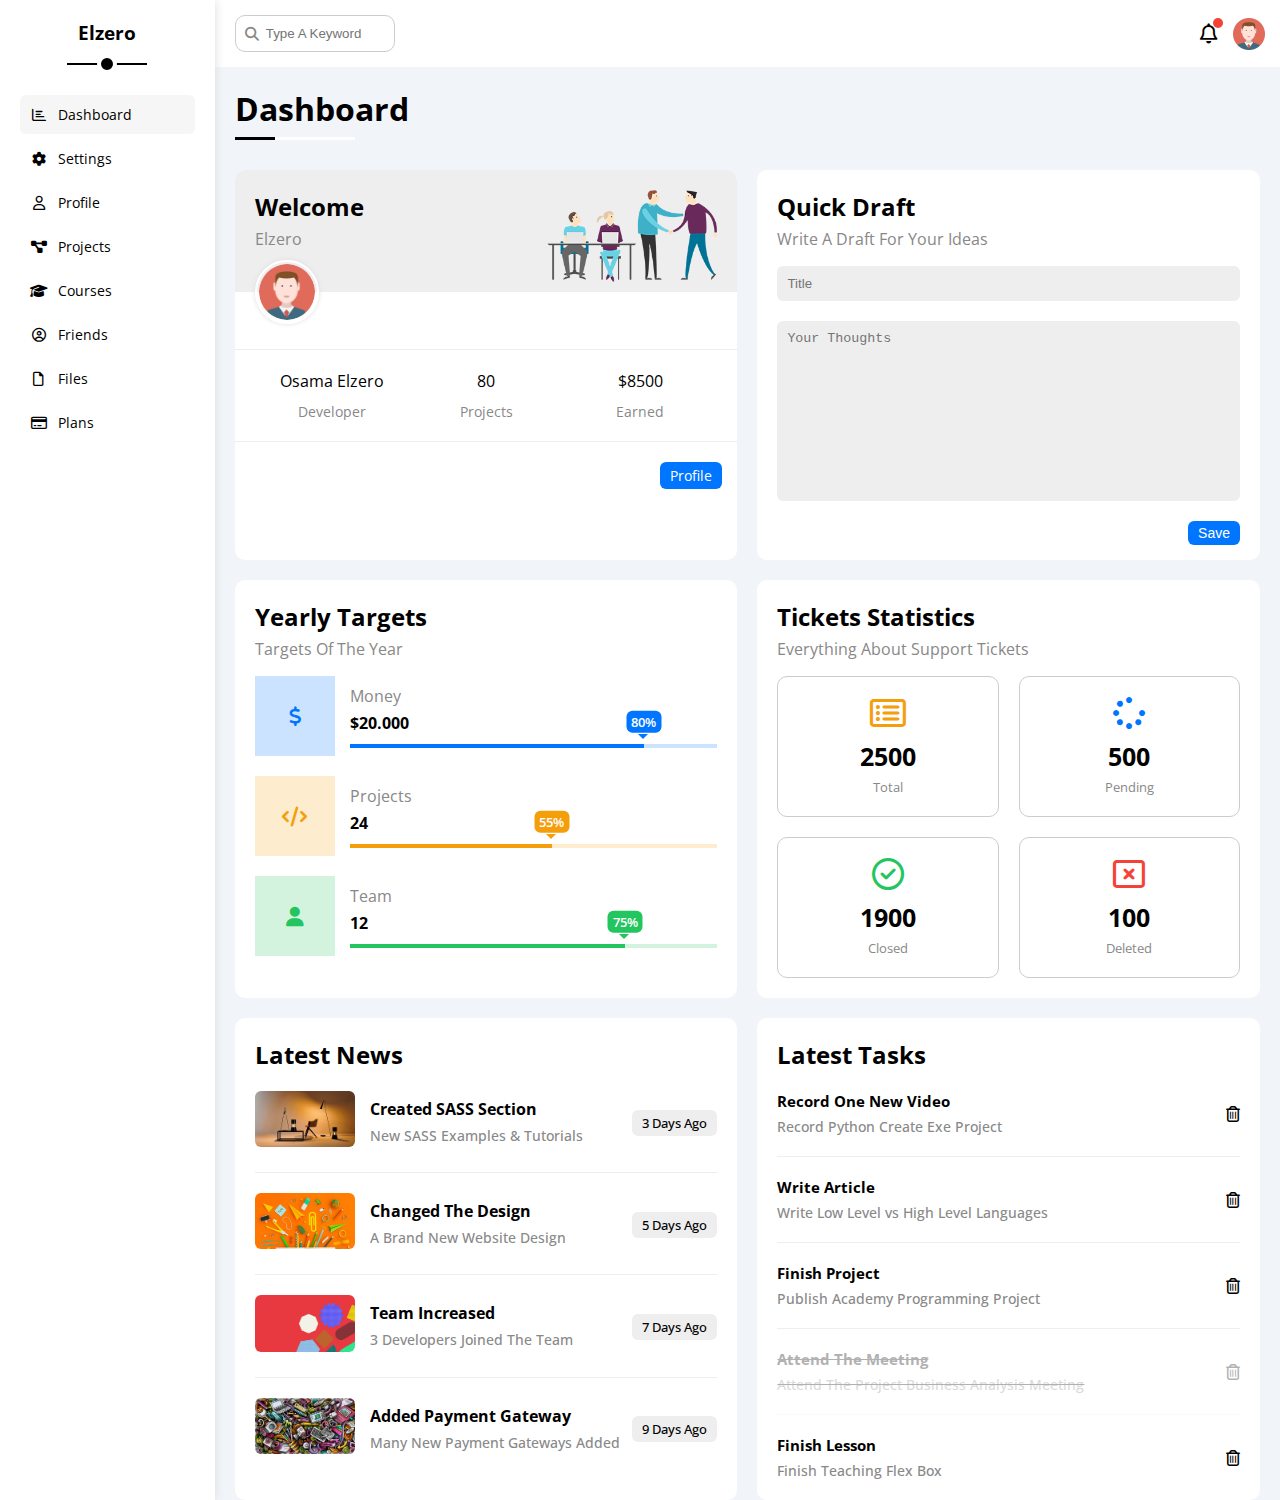
<file: index.html>
<!DOCTYPE html>
<html lang="en">
  <head>
    <meta charset="UTF-8" />
    <meta name="viewport" content="width=device-width, initial-scale=1.0" />
    <link rel="stylesheet" href="css/framework.css" />
    <link rel="stylesheet" href="css/master.css" />
    <link rel="stylesheet" href="css/all.min.css" />
    <link rel="preconnect" href="https://fonts.googleapis.com" />
    <link rel="preconnect" href="https://fonts.gstatic.com" crossorigin />
    <link
      href="https://fonts.googleapis.com/css2?family=Open+Sans:ital,wght@0,300..800;1,300..800&display=swap"
      rel="stylesheet"
    />
    <title>Dashboard</title>
  </head>
  <body>
    <div class="page d-flex">
      <div class="sidebar bg-white p-20 p-relative">
        <h3 class="p-relative txt-center mt-0">Elzero</h3>
        <ul>
          <li>
            <a
              class="active d-flex align-center fs-14 c-black rad-6 p-10"
              href="index.html"
            >
              <i class="fa-regular fa-chart-bar fa-fw"></i>
              <span class="fs-14 ml-10 hide-mobile">Dashboard</span>
            </a>
          </li>
          <li>
            <a
              class="d-flex align-center fs-14 c-black rad-6 p-10"
              href="settings.html"
            >
              <i class="fa-solid fa-gear fa-fw"></i>
              <span class="fs-14 ml-10 hide-mobile">Settings</span>
            </a>
          </li>
          <li>
            <a
              class="d-flex align-center fs-14 c-black rad-6 p-10"
              href="profile.html"
            >
              <i class="fa-regular fa-user fa-fw"></i>
              <span class="fs-14 ml-10 hide-mobile">Profile</span>
            </a>
          </li>
          <li>
            <a
              class="d-flex align-center fs-14 c-black rad-6 p-10"
              href="projects.html"
            >
              <i class="fa-solid fa-diagram-project fa-fw"></i>
              <span class="fs-14 ml-10 hide-mobile">Projects</span>
            </a>
          </li>
          <li>
            <a
              class="d-flex align-center fs-14 c-black rad-6 p-10"
              href="courses.html"
            >
              <i class="fa-solid fa-graduation-cap fa-fw"></i>
              <span class="fs-14 ml-10 hide-mobile">Courses</span>
            </a>
          </li>
          <li>
            <a
              class="d-flex align-center fs-14 c-black rad-6 p-10"
              href="friends.html"
            >
              <i class="fa-regular fa-circle-user fa-fw"></i>
              <span class="fs-14 ml-10 hide-mobile">Friends</span>
            </a>
          </li>
          <li>
            <a
              class="d-flex align-center fs-14 c-black rad-6 p-10"
              href="files.html"
            >
              <i class="fa-regular fa-file fa-fw"></i>
              <span class="fs-14 ml-10 hide-mobile">Files</span>
            </a>
          </li>
          <li>
            <a
              class="d-flex align-center fs-14 c-black rad-6 p-10"
              href="plans.html"
            >
              <i class="fa-regular fa-credit-card fa-fw"></i>
              <span class="fs-14 ml-10 hide-mobile">Plans</span>
            </a>
          </li>
        </ul>
      </div>
      <div class="content w-full">
        <!-- Start Head -->
        <div class="head bg-white p-15 between-flex">
          <div class="search p-relative">
            <input
              class="p-10 border-grey rad-10"
              type="search"
              placeholder="Type A Keyword"
            />
          </div>
          <div class="icons d-flex align-center">
            <span class="notification p-relative">
              <i class="fa-regular fa-bell fa-lg"></i>
            </span>
            <img src="imgs/avatar.png" alt="" srcset="" />
          </div>
        </div>
        <!-- End Head -->
        <h1 class="p-relative">Dashboard</h1>
        <div class="wrapper d-grid gap-20">
          <!-- Start Welcome Widget -->
          <div class="welcome bg-white rad-10 txt-c-mobile block-mobile">
            <div class="intro p-20 d-flex space-between bg-eee">
              <div>
                <h2 class="m-0">Welcome</h2>
                <p class="c-grey mt-5">Elzero</p>
              </div>
              <img class="hide-mobile" src="imgs/welcome.png" alt="" />
            </div>
            <img src="imgs/avatar.png" alt="" class="avatar" />
            <div class="body txt-center d-flex p-20 mt-20 mb-20 block-mobile">
              <div>
                Osama Elzero
                <span class="d-block c-grey fs-14 mt-10">Developer</span>
              </div>
              <div>
                80 <span class="d-block c-grey fs-14 mt-10">Projects</span>
              </div>
              <div>
                $8500 <span class="d-block c-grey fs-14 mt-10">Earned</span>
              </div>
            </div>
            <a
              href="profile.html"
              class="visit d-block fs-14 bg-blue c-white w-fit btn-shape"
              >Profile</a
            >
          </div>
          <!-- End Welcome Widget -->
          <!-- Start Quick Draft Widget -->
          <div class="draft bg-white rad-10 block-mobile">
            <div class="intro pt-20 px-20">
              <h2 class="m-0">Quick Draft</h2>
              <p class="c-grey mt-5">Write A Draft For Your Ideas</p>
            </div>
            <form class="px-20">
              <input
                class="bg-eee d-block border-none mb-20 rad-6 p-10 w-full"
                type="text"
                name=""
                id=""
                placeholder="Title"
              />
              <textarea
                class="bg-eee d-block border-none mb-20 rad-6 p-10 w-full"
                placeholder="Your Thoughts"
                r
              ></textarea>
              <input
                type="submit"
                value="Save"
                class="save d-block fs-14 bg-blue c-white w-fit btn-shape border-none"
              />
            </form>
          </div>
          <!-- End Quick Draft Widget -->
          <!-- Start Yearly Targets Widget -->
          <div class="targets bg-white rad-10 block-mobile p-20">
            <div class="intro">
              <h2 class="m-0">Yearly Targets</h2>
              <p class="c-grey mt-5">Targets Of The Year</p>
            </div>
            <div class="target d-flex mb-20 align-center">
              <div class="icon blue d-flex align-center justify-center mr-15">
                <i class="fa-solid fa-dollar-sign fa-lg c-blue"></i>
              </div>
              <div class="content">
                <span class="title d-block c-grey">Money</span>
                <span class="value d-block mt-5 mb-10 txt-bold">$20.000</span>
                <div class="progress money">
                  <span class="progress-bar d-block"></span>
                </div>
              </div>
            </div>
            <div class="target d-flex mb-20 align-center">
              <div class="icon orange d-flex align-center justify-center mr-15">
                <i class="fa-solid fa-code fa-lg c-orange"></i>
              </div>
              <div class="content">
                <span class="title d-block c-grey">Projects</span>
                <span class="value d-block mt-5 mb-10 txt-bold">24</span>
                <div class="progress projects">
                  <span class="progress-bar d-block"></span>
                </div>
              </div>
            </div>
            <div class="target d-flex mb-20 align-center">
              <div class="icon green d-flex align-center justify-center mr-15">
                <i class="fa-solid fa-user fa-lg c-green"></i>
              </div>
              <div class="content">
                <span class="title d-block c-grey">Team</span>
                <span class="value d-block mt-5 mb-10 txt-bold">12</span>
                <div class="progress team">
                  <span class="progress-bar d-block"></span>
                </div>
              </div>
            </div>
          </div>
          <!-- End Yearly Targets Widget -->
          <!-- Start Tickets -->
          <div class="tickets bg-white rad-10 block-mobile p-20">
            <div class="intro">
              <h2 class="m-0">Tickets Statistics</h2>
              <p class="c-grey mt-5">Everything About Support Tickets</p>
            </div>
            <div class="cards gap-20">
              <div class="card rad-10 border-grey p-20 center-flex">
                <i
                  class="fa-regular fa-rectangle-list fa-2x mb-10 c-orange"
                ></i>
                <span class="value d-block fs-25 txt-bold mb-5">2500</span>
                <span class="status d-block fs-13 c-grey">Total</span>
              </div>
              <div class="card rad-10 border-grey p-20 center-flex">
                <i class="fa-solid fa-spinner fa-2x mb-10 c-blue"></i>
                <span class="value d-block fs-25 txt-bold mb-5">500</span>
                <span class="status d-block fs-13 c-grey">Pending</span>
              </div>
              <div class="card rad-10 border-grey p-20 center-flex">
                <i class="fa-regular fa-circle-check fa-2x mb-10 c-green"></i>
                <span class="value d-block fs-25 txt-bold mb-5">1900</span>
                <span class="status d-block fs-13 c-grey">Closed</span>
              </div>
              <div class="card rad-10 border-grey p-20 center-flex">
                <i class="fa-regular fa-rectangle-xmark fa-2x mb-10 c-red"></i>
                <span class="value d-block fs-25 txt-bold mb-5">100</span>
                <span class="status d-block fs-13 c-grey">Deleted</span>
              </div>
            </div>
          </div>
          <!-- End Tickets -->
          <!-- Start News -->
          <div class="news bg-white rad-10 block-mobile p-20">
            <div class="intro mb-20">
              <h2 class="m-0 txt-c-mobile">Latest News</h2>
            </div>
            <div class="cards">
              <div class="card between-flex pb-20 mb-20 txt-c-mobile">
                <div class="body center-flex">
                  <div class="image mr-15">
                    <img class="rad-6" src="imgs/news-01.png" alt="" />
                  </div>
                  <div class="content">
                    <span class="title d-block txt-bold mb-6">
                      Created SASS Section
                    </span>
                    <span class="description d-block fs-14 c-grey fw-500">
                      New SASS Examples & Tutorials
                    </span>
                  </div>
                </div>
                <div class="ripple">
                  <span class="label btn-shape bg-eee fs-13 fw-500"
                    >3 Days Ago</span
                  >
                </div>
              </div>
              <div class="card between-flex pb-20 mb-20 txt-c-mobile">
                <div class="body center-flex">
                  <div class="image mr-15">
                    <img class="rad-6" src="imgs/news-02.png" alt="" />
                  </div>
                  <div class="content">
                    <span class="title d-block txt-bold mb-6">
                      Changed The Design
                    </span>
                    <span class="description d-block fs-14 c-grey fw-500">
                      A Brand New Website Design
                    </span>
                  </div>
                </div>
                <div class="ripple">
                  <span class="label btn-shape bg-eee fs-13 fw-500"
                    >5 Days Ago</span
                  >
                </div>
              </div>
              <div class="card between-flex pb-20 mb-20 txt-c-mobile">
                <div class="body center-flex">
                  <div class="image mr-15">
                    <img class="rad-6" src="imgs/news-03.png" alt="" />
                  </div>
                  <div class="content">
                    <span class="title d-block txt-bold mb-6">
                      Team Increased
                    </span>
                    <span class="description d-block fs-14 c-grey fw-500">
                      3 Developers Joined The Team
                    </span>
                  </div>
                </div>
                <div class="ripple">
                  <span class="label btn-shape bg-eee fs-13 fw-500"
                    >7 Days Ago</span
                  >
                </div>
              </div>
              <div class="card between-flex txt-c-mobile">
                <div class="body center-flex">
                  <div class="image mr-15">
                    <img class="rad-6" src="imgs/news-04.png" alt="" />
                  </div>
                  <div class="content">
                    <span class="title d-block txt-bold mb-6">
                      Added Payment Gateway
                    </span>
                    <span class="description d-block fs-14 c-grey fw-500">
                      Many New Payment Gateways Added
                    </span>
                  </div>
                </div>
                <div class="ripple">
                  <span class="label btn-shape bg-eee fs-13 fw-500"
                    >9 Days Ago</span
                  >
                </div>
              </div>
            </div>
          </div>
          <!-- End News -->
          <!-- Start Tasks -->
          <div class="tasks bg-white rad-10 block-mobile p-20">
            <div class="intro mb-20">
              <h2 class="m-0">Latest Tasks</h2>
            </div>
            <div class="tasks-container">
              <div class="task-row d-flex align-center pb-20 mb-20">
                <div class="details flex-grow">
                  <span class="title d-block txt-bold mb-6 fs-15">
                    Record One New Video
                  </span>
                  <span class="description d-block fs-14 c-grey fw-500">
                    Record Python Create Exe Project
                  </span>
                </div>
                <div class="delete-btn">
                  <i class="fa-regular fa-trash-can"></i>
                </div>
              </div>
              <div class="task-row d-flex align-center pb-20 mb-20">
                <div class="details flex-grow">
                  <span class="title d-block txt-bold mb-6 fs-15">
                    Write Article
                  </span>
                  <span class="description d-block fs-14 c-grey fw-500">
                    Write Low Level vs High Level Languages
                  </span>
                </div>
                <div class="delete-btn">
                  <i class="fa-regular fa-trash-can"></i>
                </div>
              </div>
              <div class="task-row d-flex align-center pb-20 mb-20">
                <div class="details flex-grow">
                  <span class="title d-block txt-bold mb-6 fs-15">
                    Finish Project
                  </span>
                  <span class="description d-block fs-14 c-grey fw-500">
                    Publish Academy Programming Project
                  </span>
                </div>
                <div class="delete-btn">
                  <i class="fa-regular fa-trash-can"></i>
                </div>
              </div>
              <div class="task-row d-flex align-center pb-20 mb-20 done">
                <div class="details flex-grow">
                  <span class="title d-block txt-bold mb-6 fs-15">
                    Attend The Meeting
                  </span>
                  <span class="description d-block fs-14 c-grey fw-500">
                    Attend The Project Business Analysis Meeting
                  </span>
                </div>
                <div class="delete-btn">
                  <i class="fa-regular fa-trash-can"></i>
                </div>
              </div>
              <div class="task-row d-flex align-center">
                <div class="details flex-grow">
                  <span class="title d-block txt-bold mb-6 fs-15">
                    Finish Lesson
                  </span>
                  <span class="description d-block fs-14 c-grey fw-500">
                    Finish Teaching Flex Box
                  </span>
                </div>
                <div class="delete-btn">
                  <i class="fa-regular fa-trash-can"></i>
                </div>
              </div>
            </div>
          </div>
          <!-- End Tasks -->
        </div>
      </div>
    </div>
  </body>
</html>
</file>
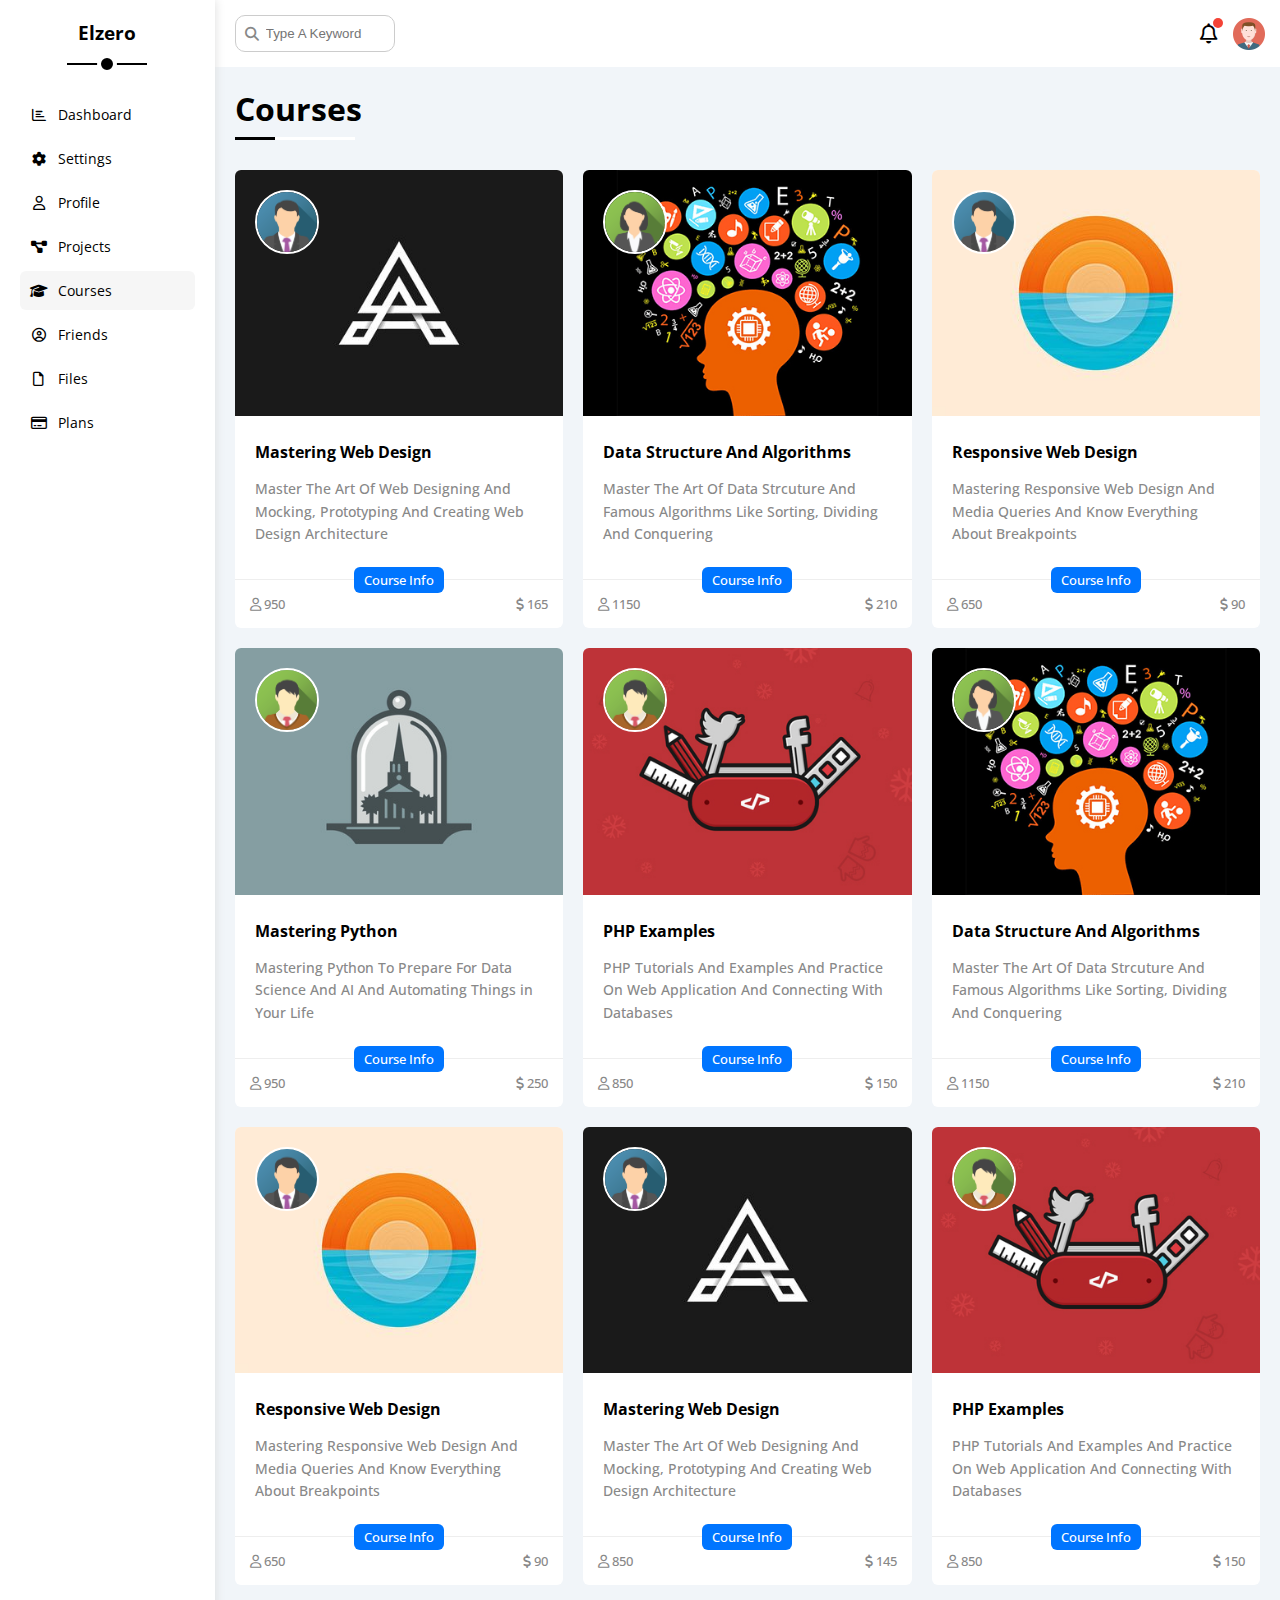
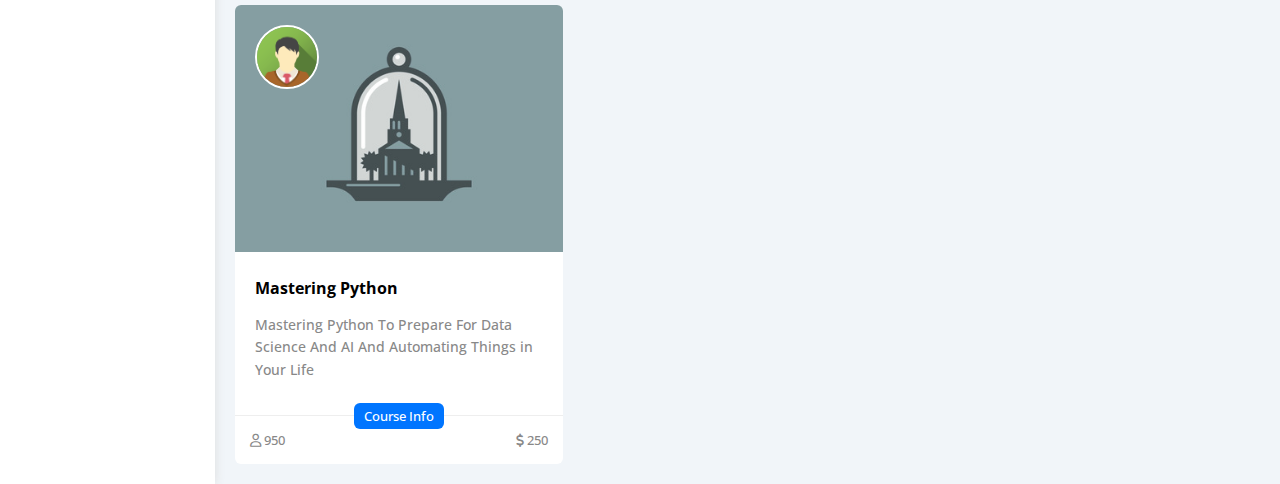
<file: courses.html>
<!DOCTYPE html>
<html lang="en">
  <head>
    <meta charset="UTF-8" />
    <meta name="viewport" content="width=device-width, initial-scale=1.0" />
    <link rel="stylesheet" href="css/framework.css" />
    <link rel="stylesheet" href="css/master.css" />
    <link rel="stylesheet" href="css/all.min.css" />
    <link rel="preconnect" href="https://fonts.googleapis.com" />
    <link rel="preconnect" href="https://fonts.gstatic.com" crossorigin />
    <link
      href="https://fonts.googleapis.com/css2?family=Open+Sans:ital,wght@0,300..800;1,300..800&display=swap"
      rel="stylesheet"
    />
    <title>Dashboard</title>
  </head>
  <body>
    <div class="page d-flex">
      <div class="sidebar bg-white p-20 p-relative">
        <h3 class="p-relative txt-center mt-0">Elzero</h3>
        <ul>
          <li>
            <a
              class="d-flex align-center fs-14 c-black rad-6 p-10"
              href="index.html"
            >
              <i class="fa-regular fa-chart-bar fa-fw"></i>
              <span class="fs-14 ml-10 hide-mobile">Dashboard</span>
            </a>
          </li>
          <li>
            <a
              class="d-flex align-center fs-14 c-black rad-6 p-10"
              href="settings.html"
            >
              <i class="fa-solid fa-gear fa-fw"></i>
              <span class="fs-14 ml-10 hide-mobile">Settings</span>
            </a>
          </li>
          <li>
            <a
              class="d-flex align-center fs-14 c-black rad-6 p-10"
              href="profile.html"
            >
              <i class="fa-regular fa-user fa-fw"></i>
              <span class="fs-14 ml-10 hide-mobile">Profile</span>
            </a>
          </li>
          <li>
            <a
              class="d-flex align-center fs-14 c-black rad-6 p-10"
              href="projects.html"
            >
              <i class="fa-solid fa-diagram-project fa-fw"></i>
              <span class="fs-14 ml-10 hide-mobile">Projects</span>
            </a>
          </li>
          <li>
            <a
              class="active d-flex align-center fs-14 c-black rad-6 p-10"
              href="courses.html"
            >
              <i class="fa-solid fa-graduation-cap fa-fw"></i>
              <span class="fs-14 ml-10 hide-mobile">Courses</span>
            </a>
          </li>
          <li>
            <a
              class="d-flex align-center fs-14 c-black rad-6 p-10"
              href="friends.html"
            >
              <i class="fa-regular fa-circle-user fa-fw"></i>
              <span class="fs-14 ml-10 hide-mobile">Friends</span>
            </a>
          </li>
          <li>
            <a
              class="d-flex align-center fs-14 c-black rad-6 p-10"
              href="files.html"
            >
              <i class="fa-regular fa-file fa-fw"></i>
              <span class="fs-14 ml-10 hide-mobile">Files</span>
            </a>
          </li>
          <li>
            <a
              class="d-flex align-center fs-14 c-black rad-6 p-10"
              href="plans.html"
            >
              <i class="fa-regular fa-credit-card fa-fw"></i>
              <span class="fs-14 ml-10 hide-mobile">Plans</span>
            </a>
          </li>
        </ul>
      </div>
      <div class="content w-full pb-20">
        <!-- Start Head -->
        <div class="head bg-white p-15 between-flex">
          <div class="search p-relative">
            <input
              class="p-10 border-grey rad-10"
              type="search"
              placeholder="Type A Keyword"
            />
          </div>
          <div class="icons d-flex align-center">
            <span class="notification p-relative">
              <i class="fa-regular fa-bell fa-lg"></i>
            </span>
            <img src="imgs/avatar.png" alt="" srcset="" />
          </div>
        </div>
        <!-- End Head -->
        <h1 class="p-relative">Courses</h1>
        <div class="courses-wrapper d-grid gap-20">
          <div class="course fw-500 bg-white rad-6 p-relative">
            <img
              class="avatar p-absolute rad-50 mt-20 ml-20"
              src="./imgs/team-01.png"
              alt=""
            />
            <img class="cover" src="./imgs/course-01.jpg" alt="" />
            <div class="info p-20">
              <h4 class="m-0">Mastering Web Design</h4>
              <p class="description c-grey fs-14 mt-15">
                Master The Art Of Web Designing And Mocking, Prototyping And
                Creating Web Design Architecture
              </p>
            </div>
            <div class="footer between-flex p-15 p-relative fs-13">
              <span
                class="course-info btn-shape bg-blue c-white fs-13 p-absolute"
              >
                Course Info
              </span>
              <span class="c-grey">
                <i class="fa-regular fa-user"></i> 950
              </span>
              <span class="c-grey">
                <i class="fa-solid fa-dollar-sign"></i> 165
              </span>
            </div>
          </div>
          <div class="course fw-500 bg-white rad-6 p-relative">
            <img
              class="avatar p-absolute rad-50 mt-20 ml-20"
              src="./imgs/team-02.png"
              alt=""
            />
            <img class="cover" src="./imgs/course-02.jpg" alt="" />
            <div class="info p-20">
              <h4 class="m-0">Data Structure And Algorithms</h4>
              <p class="description c-grey fs-14 mt-15">
                Master The Art Of Data Strcuture And Famous Algorithms Like
                Sorting, Dividing And Conquering
              </p>
            </div>
            <div class="footer between-flex p-15 p-relative fs-13">
              <span
                class="course-info btn-shape bg-blue c-white fs-13 p-absolute"
              >
                Course Info
              </span>
              <span class="c-grey">
                <i class="fa-regular fa-user"></i> 1150
              </span>
              <span class="c-grey">
                <i class="fa-solid fa-dollar-sign"></i> 210
              </span>
            </div>
          </div>
          <div class="course fw-500 bg-white rad-6 p-relative">
            <img
              class="avatar p-absolute rad-50 mt-20 ml-20"
              src="./imgs/team-01.png"
              alt=""
            />
            <img class="cover" src="./imgs/course-03.jpg" alt="" />
            <div class="info p-20">
              <h4 class="m-0">Responsive Web Design</h4>
              <p class="description c-grey fs-14 mt-15">
                Mastering Responsive Web Design And Media Queries And Know
                Everything About Breakpoints
              </p>
            </div>
            <div class="footer between-flex p-15 p-relative fs-13">
              <span
                class="course-info btn-shape bg-blue c-white fs-13 p-absolute"
              >
                Course Info
              </span>
              <span class="c-grey">
                <i class="fa-regular fa-user"></i> 650
              </span>
              <span class="c-grey">
                <i class="fa-solid fa-dollar-sign"></i> 90
              </span>
            </div>
          </div>
          <div class="course fw-500 bg-white rad-6 p-relative">
            <img
              class="avatar p-absolute rad-50 mt-20 ml-20"
              src="./imgs/team-03.png"
              alt=""
            />
            <img class="cover" src="./imgs/course-04.jpg" alt="" />
            <div class="info p-20">
              <h4 class="m-0">Mastering Python</h4>
              <p class="description c-grey fs-14 mt-15">
                Mastering Python To Prepare For Data Science And AI And
                Automating Things in Your Life
              </p>
            </div>
            <div class="footer between-flex p-15 p-relative fs-13">
              <span
                class="course-info btn-shape bg-blue c-white fs-13 p-absolute"
              >
                Course Info
              </span>
              <span class="c-grey">
                <i class="fa-regular fa-user"></i> 950
              </span>
              <span class="c-grey">
                <i class="fa-solid fa-dollar-sign"></i> 250
              </span>
            </div>
          </div>
          <div class="course fw-500 bg-white rad-6 p-relative">
            <img
              class="avatar p-absolute rad-50 mt-20 ml-20"
              src="./imgs/team-03.png"
              alt=""
            />
            <img class="cover" src="./imgs/course-05.jpg" alt="" />
            <div class="info p-20">
              <h4 class="m-0">PHP Examples</h4>
              <p class="description c-grey fs-14 mt-15">
                PHP Tutorials And Examples And Practice On Web Application And
                Connecting With Databases
              </p>
            </div>
            <div class="footer between-flex p-15 p-relative fs-13">
              <span
                class="course-info btn-shape bg-blue c-white fs-13 p-absolute"
              >
                Course Info
              </span>
              <span class="c-grey">
                <i class="fa-regular fa-user"></i> 850
              </span>
              <span class="c-grey">
                <i class="fa-solid fa-dollar-sign"></i> 150
              </span>
            </div>
          </div>
          <div class="course fw-500 bg-white rad-6 p-relative">
            <img
              class="avatar p-absolute rad-50 mt-20 ml-20"
              src="./imgs/team-02.png"
              alt=""
            />
            <img class="cover" src="./imgs/course-02.jpg" alt="" />
            <div class="info p-20">
              <h4 class="m-0">Data Structure And Algorithms</h4>
              <p class="description c-grey fs-14 mt-15">
                Master The Art Of Data Strcuture And Famous Algorithms Like
                Sorting, Dividing And Conquering
              </p>
            </div>
            <div class="footer between-flex p-15 p-relative fs-13">
              <span
                class="course-info btn-shape bg-blue c-white fs-13 p-absolute"
              >
                Course Info
              </span>
              <span class="c-grey">
                <i class="fa-regular fa-user"></i> 1150
              </span>
              <span class="c-grey">
                <i class="fa-solid fa-dollar-sign"></i> 210
              </span>
            </div>
          </div>
          <div class="course fw-500 bg-white rad-6 p-relative">
            <img
              class="avatar p-absolute rad-50 mt-20 ml-20"
              src="./imgs/team-01.png"
              alt=""
            />
            <img class="cover" src="./imgs/course-03.jpg" alt="" />
            <div class="info p-20">
              <h4 class="m-0">Responsive Web Design</h4>
              <p class="description c-grey fs-14 mt-15">
                Mastering Responsive Web Design And Media Queries And Know
                Everything About Breakpoints
              </p>
            </div>
            <div class="footer between-flex p-15 p-relative fs-13">
              <span
                class="course-info btn-shape bg-blue c-white fs-13 p-absolute"
              >
                Course Info
              </span>
              <span class="c-grey">
                <i class="fa-regular fa-user"></i> 650
              </span>
              <span class="c-grey">
                <i class="fa-solid fa-dollar-sign"></i> 90
              </span>
            </div>
          </div>
          <div class="course fw-500 bg-white rad-6 p-relative">
            <img
              class="avatar p-absolute rad-50 mt-20 ml-20"
              src="./imgs/team-01.png"
              alt=""
            />
            <img class="cover" src="./imgs/course-01.jpg" alt="" />
            <div class="info p-20">
              <h4 class="m-0">Mastering Web Design</h4>
              <p class="description c-grey fs-14 mt-15">
                Master The Art Of Web Designing And Mocking, Prototyping And
                Creating Web Design Architecture
              </p>
            </div>
            <div class="footer between-flex p-15 p-relative fs-13">
              <span
                class="course-info btn-shape bg-blue c-white fs-13 p-absolute"
              >
                Course Info
              </span>
              <span class="c-grey">
                <i class="fa-regular fa-user"></i> 850
              </span>
              <span class="c-grey">
                <i class="fa-solid fa-dollar-sign"></i> 145
              </span>
            </div>
          </div>
          <div class="course fw-500 bg-white rad-6 p-relative">
            <img
              class="avatar p-absolute rad-50 mt-20 ml-20"
              src="./imgs/team-03.png"
              alt=""
            />
            <img class="cover" src="./imgs/course-05.jpg" alt="" />
            <div class="info p-20">
              <h4 class="m-0">PHP Examples</h4>
              <p class="description c-grey fs-14 mt-15">
                PHP Tutorials And Examples And Practice On Web Application And
                Connecting With Databases
              </p>
            </div>
            <div class="footer between-flex p-15 p-relative fs-13">
              <span
                class="course-info btn-shape bg-blue c-white fs-13 p-absolute"
              >
                Course Info
              </span>
              <span class="c-grey">
                <i class="fa-regular fa-user"></i> 850
              </span>
              <span class="c-grey">
                <i class="fa-solid fa-dollar-sign"></i> 150
              </span>
            </div>
          </div>
          <div class="course fw-500 bg-white rad-6 p-relative">
            <img
              class="avatar p-absolute rad-50 mt-20 ml-20"
              src="./imgs/team-03.png"
              alt=""
            />
            <img class="cover" src="./imgs/course-04.jpg" alt="" />
            <div class="info p-20">
              <h4 class="m-0">Mastering Python</h4>
              <p class="description c-grey fs-14 mt-15">
                Mastering Python To Prepare For Data Science And AI And
                Automating Things in Your Life
              </p>
            </div>
            <div class="footer between-flex p-15 p-relative fs-13">
              <span
                class="course-info btn-shape bg-blue c-white fs-13 p-absolute"
              >
                Course Info
              </span>
              <span class="c-grey">
                <i class="fa-regular fa-user"></i> 950
              </span>
              <span class="c-grey">
                <i class="fa-solid fa-dollar-sign"></i> 250
              </span>
            </div>
          </div>
        </div>
      </div>
    </div>
  </body>
</html>
</file>
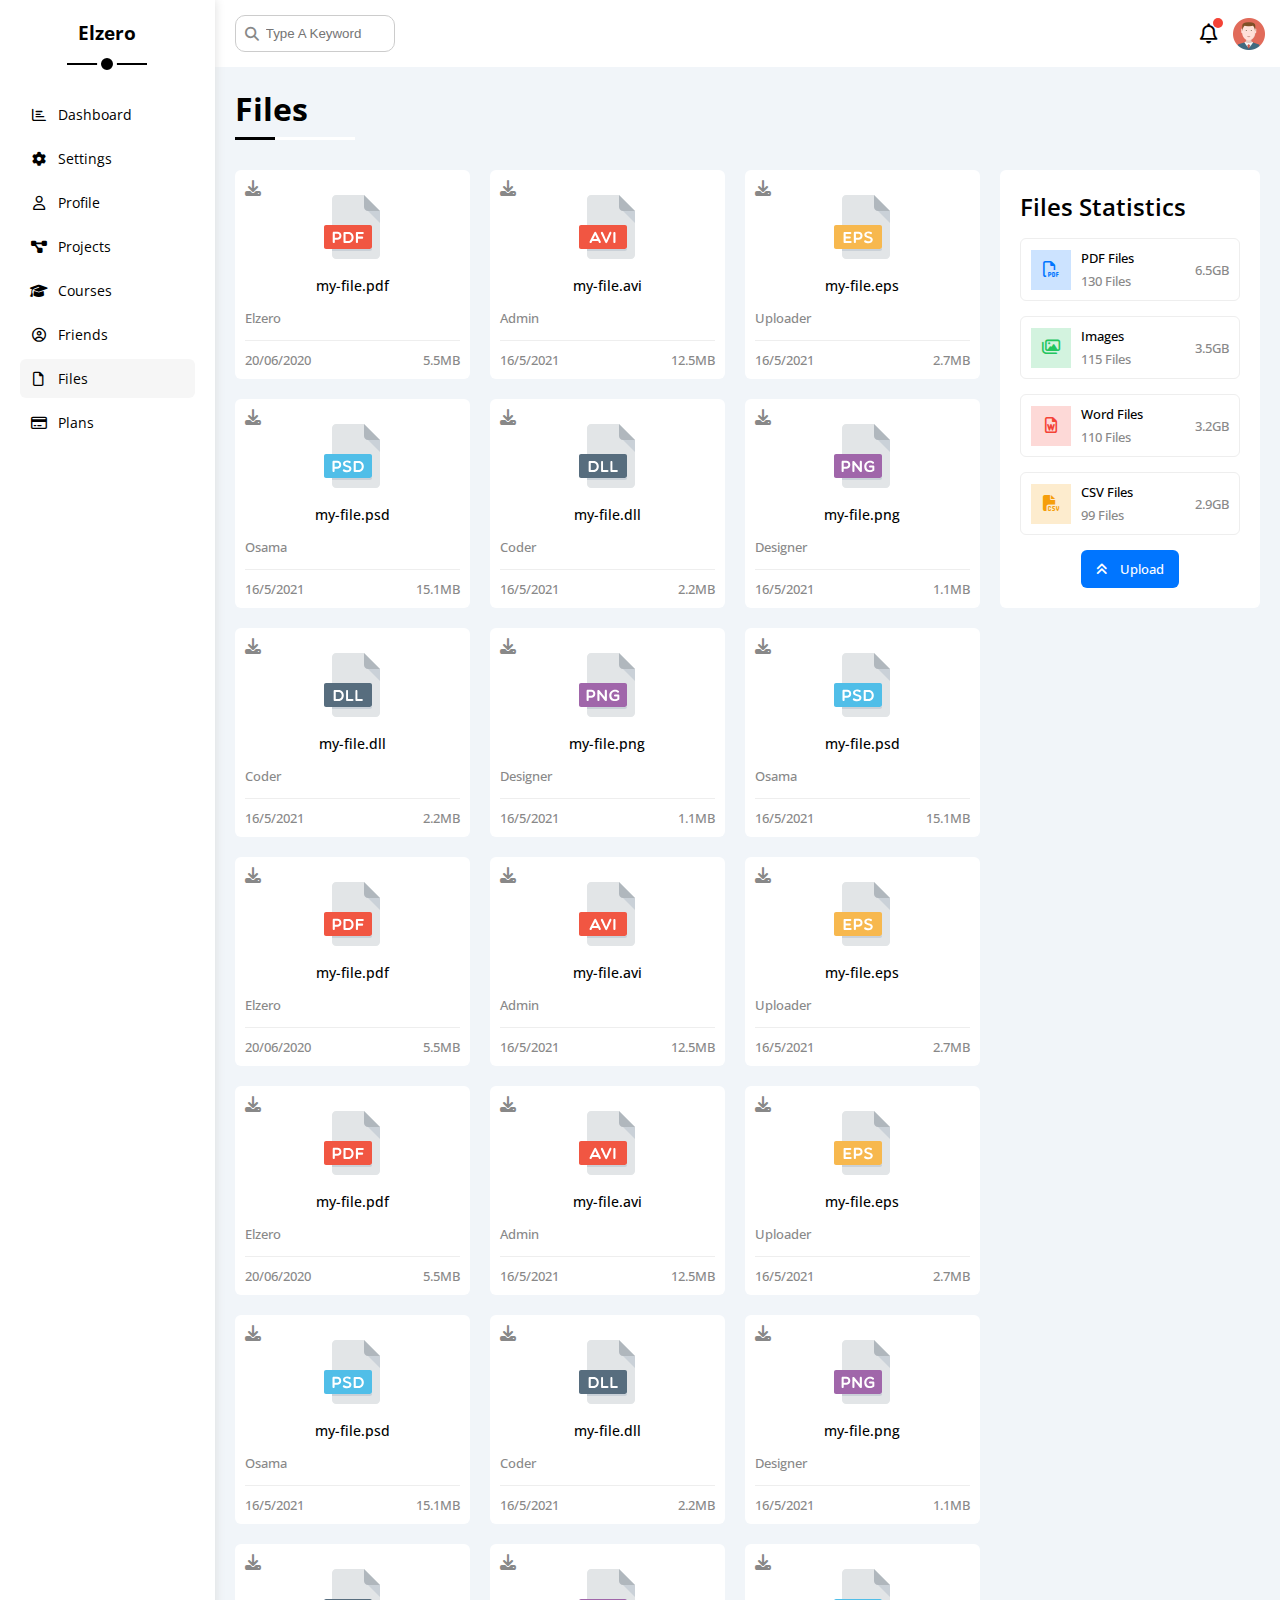
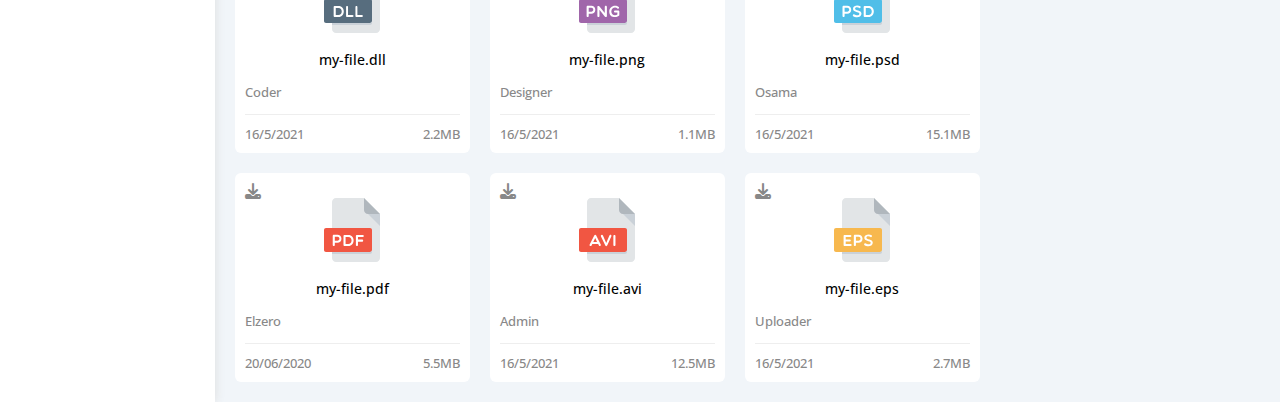
<file: files.html>
<!DOCTYPE html>
<html lang="en">
  <head>
    <meta charset="UTF-8" />
    <meta name="viewport" content="width=device-width, initial-scale=1.0" />
    <link rel="stylesheet" href="css/framework.css" />
    <link rel="stylesheet" href="css/master.css" />
    <link rel="stylesheet" href="css/all.min.css" />
    <link rel="preconnect" href="https://fonts.googleapis.com" />
    <link rel="preconnect" href="https://fonts.gstatic.com" crossorigin />
    <link
      href="https://fonts.googleapis.com/css2?family=Open+Sans:ital,wght@0,300..800;1,300..800&display=swap"
      rel="stylesheet"
    />
    <title>Files</title>
  </head>
  <body>
    <div class="page d-flex">
      <div class="sidebar bg-white p-20 p-relative">
        <h3 class="p-relative txt-center mt-0">Elzero</h3>
        <ul>
          <li>
            <a
              class="d-flex align-center fs-14 c-black rad-6 p-10"
              href="index.html"
            >
              <i class="fa-regular fa-chart-bar fa-fw"></i>
              <span class="fs-14 ml-10 hide-mobile">Dashboard</span>
            </a>
          </li>
          <li>
            <a
              class="d-flex align-center fs-14 c-black rad-6 p-10"
              href="settings.html"
            >
              <i class="fa-solid fa-gear fa-fw"></i>
              <span class="fs-14 ml-10 hide-mobile">Settings</span>
            </a>
          </li>
          <li>
            <a
              class="d-flex align-center fs-14 c-black rad-6 p-10"
              href="profile.html"
            >
              <i class="fa-regular fa-user fa-fw"></i>
              <span class="fs-14 ml-10 hide-mobile">Profile</span>
            </a>
          </li>
          <li>
            <a
              class="d-flex align-center fs-14 c-black rad-6 p-10"
              href="projects.html"
            >
              <i class="fa-solid fa-diagram-project fa-fw"></i>
              <span class="fs-14 ml-10 hide-mobile">Projects</span>
            </a>
          </li>
          <li>
            <a
              class="d-flex align-center fs-14 c-black rad-6 p-10"
              href="courses.html"
            >
              <i class="fa-solid fa-graduation-cap fa-fw"></i>
              <span class="fs-14 ml-10 hide-mobile">Courses</span>
            </a>
          </li>
          <li>
            <a
              class="d-flex align-center fs-14 c-black rad-6 p-10"
              href="friends.html"
            >
              <i class="fa-regular fa-circle-user fa-fw"></i>
              <span class="fs-14 ml-10 hide-mobile">Friends</span>
            </a>
          </li>
          <li>
            <a
              class="active d-flex align-center fs-14 c-black rad-6 p-10"
              href="files.html"
            >
              <i class="fa-regular fa-file fa-fw"></i>
              <span class="fs-14 ml-10 hide-mobile">Files</span>
            </a>
          </li>
          <li>
            <a
              class="d-flex align-center fs-14 c-black rad-6 p-10"
              href="plans.html"
            >
              <i class="fa-regular fa-credit-card fa-fw"></i>
              <span class="fs-14 ml-10 hide-mobile">Plans</span>
            </a>
          </li>
        </ul>
      </div>
      <div class="content w-full pb-20">
        <!-- Start Head -->
        <div class="head bg-white p-15 between-flex">
          <div class="search p-relative">
            <input
              class="p-10 border-grey rad-10"
              type="search"
              placeholder="Type A Keyword"
            />
          </div>
          <div class="icons d-flex align-center">
            <span class="notification p-relative">
              <i class="fa-regular fa-bell fa-lg"></i>
            </span>
            <img src="imgs/avatar.png" alt="" srcset="" />
          </div>
        </div>
        <!-- End Head -->
        <h1 class="p-relative">Files</h1>
        <div class="content-wrapper d-flex gap-20">
          <div class="file-stats fw-500 p-20 bg-white rad-6">
            <div class="intro mb-15">
              <h2 class="m-0 txt-c-mobile fw-600">Files Statistics</h2>
            </div>
            <div class="stat-item fs-13 between-flex mb-15 p-10 rad-6">
              <div class="stat-details center-flex">
                <div class="stat-icon center-flex mr-10 blue">
                  <i class="fa-regular fa-file-pdf fa-lg c-blue"></i>
                </div>
                <div class="stat-type">
                  <span class="d-block">PDF Files</span>
                  <span class="d-block mt-5 c-grey">130 Files</span>
                </div>
              </div>
              <div class="stat-size">
                <span class="c-grey">6.5GB</span>
              </div>
            </div>
            <div class="stat-item fs-13 between-flex mb-15 p-10 rad-6">
              <div class="stat-details center-flex">
                <div class="stat-icon center-flex mr-10 green">
                  <i class="fa-regular fa-images fa-lg c-green"></i>
                </div>
                <div class="stat-type">
                  <span class="d-block">Images</span>
                  <span class="d-block mt-5 c-grey">115 Files</span>
                </div>
              </div>
              <div class="stat-size">
                <span class="c-grey">3.5GB</span>
              </div>
            </div>
            <div class="stat-item fs-13 between-flex mb-15 p-10 rad-6">
              <div class="stat-details center-flex">
                <div class="stat-icon center-flex mr-10 red">
                  <i class="fa-regular fa-file-word fa-lg c-red"></i>
                </div>
                <div class="stat-type">
                  <span class="d-block">Word Files</span>
                  <span class="d-block mt-5 c-grey">110 Files</span>
                </div>
              </div>
              <div class="stat-size">
                <span class="c-grey">3.2GB</span>
              </div>
            </div>
            <div class="stat-item fs-13 between-flex mb-15 p-10 rad-6">
              <div class="stat-details center-flex">
                <div class="stat-icon center-flex mr-10 orange">
                  <i class="fa-solid fa-file-csv fa-lg c-orange"></i>
                </div>
                <div class="stat-type">
                  <span class="d-block">CSV Files</span>
                  <span class="d-block mt-5 c-grey">99 Files</span>
                </div>
              </div>
              <div class="stat-size">
                <span class="c-grey">2.9GB</span>
              </div>
            </div>
            <a
              href="#"
              class="upload d-block w-fit fs-13 bg-blue rad-6 py-10 px-15 c-white"
            >
              <i class="fa-solid fa-angles-up mr-10"></i>
              Upload
            </a>
          </div>
          <div class="files-wrapper d-grid gap-20">
            <div
              class="file-box txt-center bg-white rad-6 p-10 fw-500 p-relative"
            >
              <i class="fa-solid fa-download c-grey p-absolute"></i>
              <img class="d-block" src="imgs/pdf.svg" alt="pdf" />
              <span class="txt-center fs-14 mb-10">my-file.pdf</span>
              <p class="fs-13 c-grey txt-left">Elzero</p>
              <div class="file-footer pt-10 mt-10 fs-13 between-flex c-grey">
                <span>20/06/2020</span>
                <span>5.5MB</span>
              </div>
            </div>
            <div
              class="file-box txt-center bg-white rad-6 p-10 fw-500 p-relative"
            >
              <i class="fa-solid fa-download c-grey p-absolute"></i>
              <img class="d-block" src="imgs/avi.svg" alt="avi" />
              <span class="txt-center fs-14 mb-10">my-file.avi</span>
              <p class="fs-13 c-grey txt-left">Admin</p>
              <div class="file-footer pt-10 mt-10 fs-13 between-flex c-grey">
                <span>16/5/2021</span>
                <span>12.5MB</span>
              </div>
            </div>
            <div
              class="file-box txt-center bg-white rad-6 p-10 fw-500 p-relative"
            >
              <i class="fa-solid fa-download c-grey p-absolute"></i>
              <img class="d-block" src="imgs/eps.svg" alt="eps" />
              <span class="txt-center fs-14 mb-10">my-file.eps</span>
              <p class="fs-13 c-grey txt-left">Uploader</p>
              <div class="file-footer pt-10 mt-10 fs-13 between-flex c-grey">
                <span>16/5/2021</span>
                <span>2.7MB</span>
              </div>
            </div>
            <div
              class="file-box txt-center bg-white rad-6 p-10 fw-500 p-relative"
            >
              <i class="fa-solid fa-download c-grey p-absolute"></i>
              <img class="d-block" src="imgs/psd.svg" alt="psd" />
              <span class="txt-center fs-14 mb-10">my-file.psd</span>
              <p class="fs-13 c-grey txt-left">Osama</p>
              <div class="file-footer pt-10 mt-10 fs-13 between-flex c-grey">
                <span>16/5/2021</span>
                <span>15.1MB</span>
              </div>
            </div>
            <div
              class="file-box txt-center bg-white rad-6 p-10 fw-500 p-relative"
            >
              <i class="fa-solid fa-download c-grey p-absolute"></i>
              <img class="d-block" src="imgs/dll.svg" alt="dll" />
              <span class="txt-center fs-14 mb-10">my-file.dll</span>
              <p class="fs-13 c-grey txt-left">Coder</p>
              <div class="file-footer pt-10 mt-10 fs-13 between-flex c-grey">
                <span>16/5/2021</span>
                <span>2.2MB</span>
              </div>
            </div>
            <div
              class="file-box txt-center bg-white rad-6 p-10 fw-500 p-relative"
            >
              <i class="fa-solid fa-download c-grey p-absolute"></i>
              <img class="d-block" src="imgs/png.svg" alt="png" />
              <span class="txt-center fs-14 mb-10">my-file.png</span>
              <p class="fs-13 c-grey txt-left">Designer</p>
              <div class="file-footer pt-10 mt-10 fs-13 between-flex c-grey">
                <span>16/5/2021</span>
                <span>1.1MB</span>
              </div>
            </div>
            <div
              class="file-box txt-center bg-white rad-6 p-10 fw-500 p-relative"
            >
              <i class="fa-solid fa-download c-grey p-absolute"></i>
              <img class="d-block" src="imgs/dll.svg" alt="dll" />
              <span class="txt-center fs-14 mb-10">my-file.dll</span>
              <p class="fs-13 c-grey txt-left">Coder</p>
              <div class="file-footer pt-10 mt-10 fs-13 between-flex c-grey">
                <span>16/5/2021</span>
                <span>2.2MB</span>
              </div>
            </div>
            <div
              class="file-box txt-center bg-white rad-6 p-10 fw-500 p-relative"
            >
              <i class="fa-solid fa-download c-grey p-absolute"></i>
              <img class="d-block" src="imgs/png.svg" alt="png" />
              <span class="txt-center fs-14 mb-10">my-file.png</span>
              <p class="fs-13 c-grey txt-left">Designer</p>
              <div class="file-footer pt-10 mt-10 fs-13 between-flex c-grey">
                <span>16/5/2021</span>
                <span>1.1MB</span>
              </div>
            </div>
            <div
              class="file-box txt-center bg-white rad-6 p-10 fw-500 p-relative"
            >
              <i class="fa-solid fa-download c-grey p-absolute"></i>
              <img class="d-block" src="imgs/psd.svg" alt="psd" />
              <span class="txt-center fs-14 mb-10">my-file.psd</span>
              <p class="fs-13 c-grey txt-left">Osama</p>
              <div class="file-footer pt-10 mt-10 fs-13 between-flex c-grey">
                <span>16/5/2021</span>
                <span>15.1MB</span>
              </div>
            </div>
            <div
              class="file-box txt-center bg-white rad-6 p-10 fw-500 p-relative"
            >
              <i class="fa-solid fa-download c-grey p-absolute"></i>
              <img class="d-block" src="imgs/pdf.svg" alt="pdf" />
              <span class="txt-center fs-14 mb-10">my-file.pdf</span>
              <p class="fs-13 c-grey txt-left">Elzero</p>
              <div class="file-footer pt-10 mt-10 fs-13 between-flex c-grey">
                <span>20/06/2020</span>
                <span>5.5MB</span>
              </div>
            </div>
            <div
              class="file-box txt-center bg-white rad-6 p-10 fw-500 p-relative"
            >
              <i class="fa-solid fa-download c-grey p-absolute"></i>
              <img class="d-block" src="imgs/avi.svg" alt="avi" />
              <span class="txt-center fs-14 mb-10">my-file.avi</span>
              <p class="fs-13 c-grey txt-left">Admin</p>
              <div class="file-footer pt-10 mt-10 fs-13 between-flex c-grey">
                <span>16/5/2021</span>
                <span>12.5MB</span>
              </div>
            </div>
            <div
              class="file-box txt-center bg-white rad-6 p-10 fw-500 p-relative"
            >
              <i class="fa-solid fa-download c-grey p-absolute"></i>
              <img class="d-block" src="imgs/eps.svg" alt="eps" />
              <span class="txt-center fs-14 mb-10">my-file.eps</span>
              <p class="fs-13 c-grey txt-left">Uploader</p>
              <div class="file-footer pt-10 mt-10 fs-13 between-flex c-grey">
                <span>16/5/2021</span>
                <span>2.7MB</span>
              </div>
            </div>
            <div
              class="file-box txt-center bg-white rad-6 p-10 fw-500 p-relative"
            >
              <i class="fa-solid fa-download c-grey p-absolute"></i>
              <img class="d-block" src="imgs/pdf.svg" alt="pdf" />
              <span class="txt-center fs-14 mb-10">my-file.pdf</span>
              <p class="fs-13 c-grey txt-left">Elzero</p>
              <div class="file-footer pt-10 mt-10 fs-13 between-flex c-grey">
                <span>20/06/2020</span>
                <span>5.5MB</span>
              </div>
            </div>
            <div
              class="file-box txt-center bg-white rad-6 p-10 fw-500 p-relative"
            >
              <i class="fa-solid fa-download c-grey p-absolute"></i>
              <img class="d-block" src="imgs/avi.svg" alt="avi" />
              <span class="txt-center fs-14 mb-10">my-file.avi</span>
              <p class="fs-13 c-grey txt-left">Admin</p>
              <div class="file-footer pt-10 mt-10 fs-13 between-flex c-grey">
                <span>16/5/2021</span>
                <span>12.5MB</span>
              </div>
            </div>
            <div
              class="file-box txt-center bg-white rad-6 p-10 fw-500 p-relative"
            >
              <i class="fa-solid fa-download c-grey p-absolute"></i>
              <img class="d-block" src="imgs/eps.svg" alt="eps" />
              <span class="txt-center fs-14 mb-10">my-file.eps</span>
              <p class="fs-13 c-grey txt-left">Uploader</p>
              <div class="file-footer pt-10 mt-10 fs-13 between-flex c-grey">
                <span>16/5/2021</span>
                <span>2.7MB</span>
              </div>
            </div>
            <div
              class="file-box txt-center bg-white rad-6 p-10 fw-500 p-relative"
            >
              <i class="fa-solid fa-download c-grey p-absolute"></i>
              <img class="d-block" src="imgs/psd.svg" alt="psd" />
              <span class="txt-center fs-14 mb-10">my-file.psd</span>
              <p class="fs-13 c-grey txt-left">Osama</p>
              <div class="file-footer pt-10 mt-10 fs-13 between-flex c-grey">
                <span>16/5/2021</span>
                <span>15.1MB</span>
              </div>
            </div>
            <div
              class="file-box txt-center bg-white rad-6 p-10 fw-500 p-relative"
            >
              <i class="fa-solid fa-download c-grey p-absolute"></i>
              <img class="d-block" src="imgs/dll.svg" alt="dll" />
              <span class="txt-center fs-14 mb-10">my-file.dll</span>
              <p class="fs-13 c-grey txt-left">Coder</p>
              <div class="file-footer pt-10 mt-10 fs-13 between-flex c-grey">
                <span>16/5/2021</span>
                <span>2.2MB</span>
              </div>
            </div>
            <div
              class="file-box txt-center bg-white rad-6 p-10 fw-500 p-relative"
            >
              <i class="fa-solid fa-download c-grey p-absolute"></i>
              <img class="d-block" src="imgs/png.svg" alt="png" />
              <span class="txt-center fs-14 mb-10">my-file.png</span>
              <p class="fs-13 c-grey txt-left">Designer</p>
              <div class="file-footer pt-10 mt-10 fs-13 between-flex c-grey">
                <span>16/5/2021</span>
                <span>1.1MB</span>
              </div>
            </div>
            <div
              class="file-box txt-center bg-white rad-6 p-10 fw-500 p-relative"
            >
              <i class="fa-solid fa-download c-grey p-absolute"></i>
              <img class="d-block" src="imgs/dll.svg" alt="dll" />
              <span class="txt-center fs-14 mb-10">my-file.dll</span>
              <p class="fs-13 c-grey txt-left">Coder</p>
              <div class="file-footer pt-10 mt-10 fs-13 between-flex c-grey">
                <span>16/5/2021</span>
                <span>2.2MB</span>
              </div>
            </div>
            <div
              class="file-box txt-center bg-white rad-6 p-10 fw-500 p-relative"
            >
              <i class="fa-solid fa-download c-grey p-absolute"></i>
              <img class="d-block" src="imgs/png.svg" alt="png" />
              <span class="txt-center fs-14 mb-10">my-file.png</span>
              <p class="fs-13 c-grey txt-left">Designer</p>
              <div class="file-footer pt-10 mt-10 fs-13 between-flex c-grey">
                <span>16/5/2021</span>
                <span>1.1MB</span>
              </div>
            </div>
            <div
              class="file-box txt-center bg-white rad-6 p-10 fw-500 p-relative"
            >
              <i class="fa-solid fa-download c-grey p-absolute"></i>
              <img class="d-block" src="imgs/psd.svg" alt="psd" />
              <span class="txt-center fs-14 mb-10">my-file.psd</span>
              <p class="fs-13 c-grey txt-left">Osama</p>
              <div class="file-footer pt-10 mt-10 fs-13 between-flex c-grey">
                <span>16/5/2021</span>
                <span>15.1MB</span>
              </div>
            </div>
            <div
              class="file-box txt-center bg-white rad-6 p-10 fw-500 p-relative"
            >
              <i class="fa-solid fa-download c-grey p-absolute"></i>
              <img class="d-block" src="imgs/pdf.svg" alt="pdf" />
              <span class="txt-center fs-14 mb-10">my-file.pdf</span>
              <p class="fs-13 c-grey txt-left">Elzero</p>
              <div class="file-footer pt-10 mt-10 fs-13 between-flex c-grey">
                <span>20/06/2020</span>
                <span>5.5MB</span>
              </div>
            </div>
            <div
              class="file-box txt-center bg-white rad-6 p-10 fw-500 p-relative"
            >
              <i class="fa-solid fa-download c-grey p-absolute"></i>
              <img class="d-block" src="imgs/avi.svg" alt="avi" />
              <span class="txt-center fs-14 mb-10">my-file.avi</span>
              <p class="fs-13 c-grey txt-left">Admin</p>
              <div class="file-footer pt-10 mt-10 fs-13 between-flex c-grey">
                <span>16/5/2021</span>
                <span>12.5MB</span>
              </div>
            </div>
            <div
              class="file-box txt-center bg-white rad-6 p-10 fw-500 p-relative"
            >
              <i class="fa-solid fa-download c-grey p-absolute"></i>
              <img class="d-block" src="imgs/eps.svg" alt="eps" />
              <span class="txt-center fs-14 mb-10">my-file.eps</span>
              <p class="fs-13 c-grey txt-left">Uploader</p>
              <div class="file-footer pt-10 mt-10 fs-13 between-flex c-grey">
                <span>16/5/2021</span>
                <span>2.7MB</span>
              </div>
            </div>
          </div>
        </div>
      </div>
    </div>
  </body>
</html>
</file>
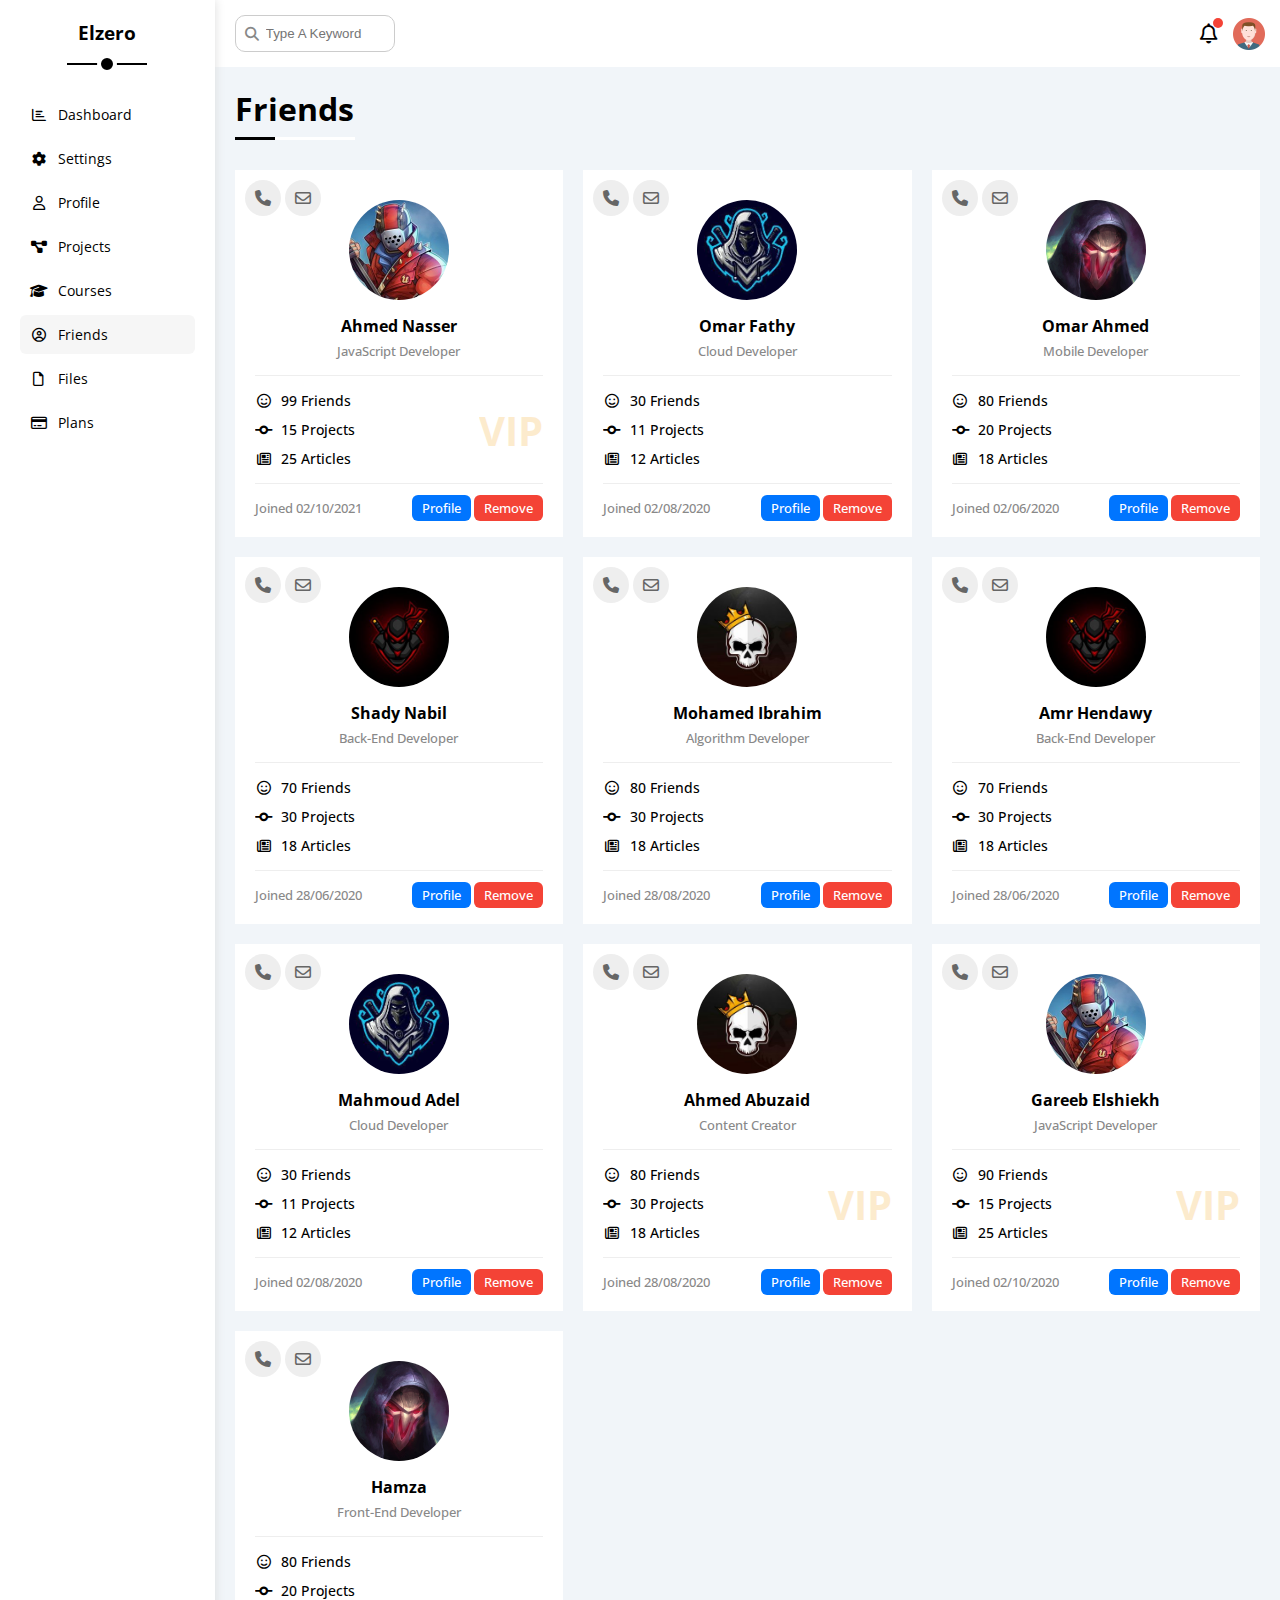
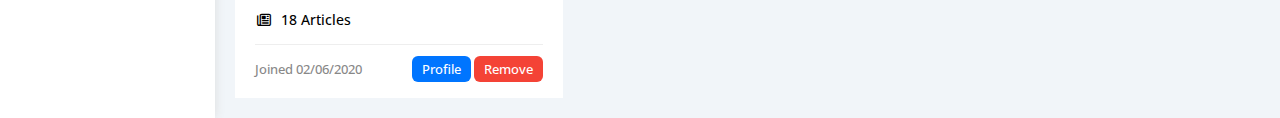
<file: friends.html>
<!DOCTYPE html>
<html lang="en">
  <head>
    <meta charset="UTF-8" />
    <meta name="viewport" content="width=device-width, initial-scale=1.0" />
    <link rel="stylesheet" href="css/framework.css" />
    <link rel="stylesheet" href="css/master.css" />
    <link rel="stylesheet" href="css/all.min.css" />
    <link rel="preconnect" href="https://fonts.googleapis.com" />
    <link rel="preconnect" href="https://fonts.gstatic.com" crossorigin />
    <link
      href="https://fonts.googleapis.com/css2?family=Open+Sans:ital,wght@0,300..800;1,300..800&display=swap"
      rel="stylesheet"
    />
    <title>Friends</title>
  </head>
  <body>
    <div class="page d-flex">
      <div class="sidebar bg-white p-20 p-relative">
        <h3 class="p-relative txt-center mt-0">Elzero</h3>
        <ul>
          <li>
            <a
              class="d-flex align-center fs-14 c-black rad-6 p-10"
              href="index.html"
            >
              <i class="fa-regular fa-chart-bar fa-fw"></i>
              <span class="fs-14 ml-10 hide-mobile">Dashboard</span>
            </a>
          </li>
          <li>
            <a
              class="d-flex align-center fs-14 c-black rad-6 p-10"
              href="settings.html"
            >
              <i class="fa-solid fa-gear fa-fw"></i>
              <span class="fs-14 ml-10 hide-mobile">Settings</span>
            </a>
          </li>
          <li>
            <a
              class="d-flex align-center fs-14 c-black rad-6 p-10"
              href="profile.html"
            >
              <i class="fa-regular fa-user fa-fw"></i>
              <span class="fs-14 ml-10 hide-mobile">Profile</span>
            </a>
          </li>
          <li>
            <a
              class="d-flex align-center fs-14 c-black rad-6 p-10"
              href="projects.html"
            >
              <i class="fa-solid fa-diagram-project fa-fw"></i>
              <span class="fs-14 ml-10 hide-mobile">Projects</span>
            </a>
          </li>
          <li>
            <a
              class="d-flex align-center fs-14 c-black rad-6 p-10"
              href="courses.html"
            >
              <i class="fa-solid fa-graduation-cap fa-fw"></i>
              <span class="fs-14 ml-10 hide-mobile">Courses</span>
            </a>
          </li>
          <li>
            <a
              class="active d-flex align-center fs-14 c-black rad-6 p-10"
              href="friends.html"
            >
              <i class="fa-regular fa-circle-user fa-fw"></i>
              <span class="fs-14 ml-10 hide-mobile">Friends</span>
            </a>
          </li>
          <li>
            <a
              class="d-flex align-center fs-14 c-black rad-6 p-10"
              href="files.html"
            >
              <i class="fa-regular fa-file fa-fw"></i>
              <span class="fs-14 ml-10 hide-mobile">Files</span>
            </a>
          </li>
          <li>
            <a
              class="d-flex align-center fs-14 c-black rad-6 p-10"
              href="plans.html"
            >
              <i class="fa-regular fa-credit-card fa-fw"></i>
              <span class="fs-14 ml-10 hide-mobile">Plans</span>
            </a>
          </li>
        </ul>
      </div>
      <div class="content w-full pb-20">
        <!-- Start Head -->
        <div class="head bg-white p-15 between-flex">
          <div class="search p-relative">
            <input
              class="p-10 border-grey rad-10"
              type="search"
              placeholder="Type A Keyword"
            />
          </div>
          <div class="icons d-flex align-center">
            <span class="notification p-relative">
              <i class="fa-regular fa-bell fa-lg"></i>
            </span>
            <img src="imgs/avatar.png" alt="" srcset="" />
          </div>
        </div>
        <!-- End Head -->
        <h1 class="p-relative">Friends</h1>
        <div class="courses-wrapper d-grid gap-20">
          <div class="friend p-relative bg-white p-20 txt-center fw-500">
            <div class="contact p-absolute">
              <i class="fa-solid fa-phone"></i>
              <i class="fa-regular fa-envelope"></i>
            </div>
            <img
              class="w-100 h-100 rad-50 mt-10 mb-10"
              src="./imgs/friend-01.jpg"
              alt=""
            />
            <h4 class="m-0">Ahmed Nasser</h4>
            <p class="c-grey fs-13 mt-5 mb-0">JavaScript Developer</p>
            <div class="content py-15 mt-15 mb-15 txt-left fs-14 p-relative">
              <div class="item mb-10">
                <i class="fa-regular fa-face-smile fa-fw mr-5"></i> 99 Friends
              </div>
              <div class="item mb-10">
                <i class="fa-solid fa-code-commit fa-fw mr-5"></i> 15 Projects
              </div>
              <div class="item">
                <i class="fa-regular fa-newspaper fa-fw mr-5"></i> 25 Articles
              </div>
              <span class="vip c-orange p-absolute txt-bold">VIP</span>
            </div>
            <div class="footer fs-13 between-flex">
              <span class="onboarding c-grey">Joined 02/10/2021</span>
              <div class="actions">
                <a class="btn-shape bg-blue c-white" href="#">Profile</a>
                <a class="btn-shape bg-red c-white" href="#">Remove</a>
              </div>
            </div>
          </div>
          <div class="friend p-relative bg-white p-20 txt-center fw-500">
            <div class="contact p-absolute">
              <i class="fa-solid fa-phone"></i>
              <i class="fa-regular fa-envelope"></i>
            </div>
            <img
              class="w-100 h-100 rad-50 mt-10 mb-10"
              src="./imgs/friend-02.jpg"
              alt=""
            />
            <h4 class="m-0">Omar Fathy</h4>
            <p class="c-grey fs-13 mt-5 mb-0">Cloud Developer</p>
            <div class="content py-15 mt-15 mb-15 txt-left fs-14 p-relative">
              <div class="item mb-10">
                <i class="fa-regular fa-face-smile fa-fw mr-5"></i> 30 Friends
              </div>
              <div class="item mb-10">
                <i class="fa-solid fa-code-commit fa-fw mr-5"></i> 11 Projects
              </div>
              <div class="item">
                <i class="fa-regular fa-newspaper fa-fw mr-5"></i> 12 Articles
              </div>
            </div>
            <div class="footer fs-13 between-flex">
              <span class="onboarding c-grey">Joined 02/08/2020</span>
              <div class="actions">
                <a class="btn-shape bg-blue c-white" href="#">Profile</a>
                <a class="btn-shape bg-red c-white" href="#">Remove</a>
              </div>
            </div>
          </div>
          <div class="friend p-relative bg-white p-20 txt-center fw-500">
            <div class="contact p-absolute">
              <i class="fa-solid fa-phone"></i>
              <i class="fa-regular fa-envelope"></i>
            </div>
            <img
              class="w-100 h-100 rad-50 mt-10 mb-10"
              src="./imgs/friend-03.jpg"
              alt=""
            />
            <h4 class="m-0">Omar Ahmed</h4>
            <p class="c-grey fs-13 mt-5 mb-0">Mobile Developer</p>
            <div class="content py-15 mt-15 mb-15 txt-left fs-14 p-relative">
              <div class="item mb-10">
                <i class="fa-regular fa-face-smile fa-fw mr-5"></i> 80 Friends
              </div>
              <div class="item mb-10">
                <i class="fa-solid fa-code-commit fa-fw mr-5"></i> 20 Projects
              </div>
              <div class="item">
                <i class="fa-regular fa-newspaper fa-fw mr-5"></i> 18 Articles
              </div>
            </div>
            <div class="footer fs-13 between-flex">
              <span class="onboarding c-grey">Joined 02/06/2020</span>
              <div class="actions">
                <a class="btn-shape bg-blue c-white" href="#">Profile</a>
                <a class="btn-shape bg-red c-white" href="#">Remove</a>
              </div>
            </div>
          </div>
          <div class="friend p-relative bg-white p-20 txt-center fw-500">
            <div class="contact p-absolute">
              <i class="fa-solid fa-phone"></i>
              <i class="fa-regular fa-envelope"></i>
            </div>
            <img
              class="w-100 h-100 rad-50 mt-10 mb-10"
              src="./imgs/friend-04.jpg"
              alt=""
            />
            <h4 class="m-0">Shady Nabil</h4>
            <p class="c-grey fs-13 mt-5 mb-0">Back-End Developer</p>
            <div class="content py-15 mt-15 mb-15 txt-left fs-14 p-relative">
              <div class="item mb-10">
                <i class="fa-regular fa-face-smile fa-fw mr-5"></i> 70 Friends
              </div>
              <div class="item mb-10">
                <i class="fa-solid fa-code-commit fa-fw mr-5"></i> 30 Projects
              </div>
              <div class="item">
                <i class="fa-regular fa-newspaper fa-fw mr-5"></i> 18 Articles
              </div>
            </div>
            <div class="footer fs-13 between-flex">
              <span class="onboarding c-grey">Joined 28/06/2020</span>
              <div class="actions">
                <a class="btn-shape bg-blue c-white" href="#">Profile</a>
                <a class="btn-shape bg-red c-white" href="#">Remove</a>
              </div>
            </div>
          </div>
          <div class="friend p-relative bg-white p-20 txt-center fw-500">
            <div class="contact p-absolute">
              <i class="fa-solid fa-phone"></i>
              <i class="fa-regular fa-envelope"></i>
            </div>
            <img
              class="w-100 h-100 rad-50 mt-10 mb-10"
              src="./imgs/friend-05.jpg"
              alt=""
            />
            <h4 class="m-0">Mohamed Ibrahim</h4>
            <p class="c-grey fs-13 mt-5 mb-0">Algorithm Developer</p>
            <div class="content py-15 mt-15 mb-15 txt-left fs-14 p-relative">
              <div class="item mb-10">
                <i class="fa-regular fa-face-smile fa-fw mr-5"></i> 80 Friends
              </div>
              <div class="item mb-10">
                <i class="fa-solid fa-code-commit fa-fw mr-5"></i> 30 Projects
              </div>
              <div class="item">
                <i class="fa-regular fa-newspaper fa-fw mr-5"></i> 18 Articles
              </div>
            </div>
            <div class="footer fs-13 between-flex">
              <span class="onboarding c-grey">Joined 28/08/2020</span>
              <div class="actions">
                <a class="btn-shape bg-blue c-white" href="#">Profile</a>
                <a class="btn-shape bg-red c-white" href="#">Remove</a>
              </div>
            </div>
          </div>
          <div class="friend p-relative bg-white p-20 txt-center fw-500">
            <div class="contact p-absolute">
              <i class="fa-solid fa-phone"></i>
              <i class="fa-regular fa-envelope"></i>
            </div>
            <img
              class="w-100 h-100 rad-50 mt-10 mb-10"
              src="./imgs/friend-04.jpg"
              alt=""
            />
            <h4 class="m-0">Amr Hendawy</h4>
            <p class="c-grey fs-13 mt-5 mb-0">Back-End Developer</p>
            <div class="content py-15 mt-15 mb-15 txt-left fs-14 p-relative">
              <div class="item mb-10">
                <i class="fa-regular fa-face-smile fa-fw mr-5"></i> 70 Friends
              </div>
              <div class="item mb-10">
                <i class="fa-solid fa-code-commit fa-fw mr-5"></i> 30 Projects
              </div>
              <div class="item">
                <i class="fa-regular fa-newspaper fa-fw mr-5"></i> 18 Articles
              </div>
            </div>
            <div class="footer fs-13 between-flex">
              <span class="onboarding c-grey">Joined 28/06/2020</span>
              <div class="actions">
                <a class="btn-shape bg-blue c-white" href="#">Profile</a>
                <a class="btn-shape bg-red c-white" href="#">Remove</a>
              </div>
            </div>
          </div>
          <div class="friend p-relative bg-white p-20 txt-center fw-500">
            <div class="contact p-absolute">
              <i class="fa-solid fa-phone"></i>
              <i class="fa-regular fa-envelope"></i>
            </div>
            <img
              class="w-100 h-100 rad-50 mt-10 mb-10"
              src="./imgs/friend-02.jpg"
              alt=""
            />
            <h4 class="m-0">Mahmoud Adel</h4>
            <p class="c-grey fs-13 mt-5 mb-0">Cloud Developer</p>
            <div class="content py-15 mt-15 mb-15 txt-left fs-14 p-relative">
              <div class="item mb-10">
                <i class="fa-regular fa-face-smile fa-fw mr-5"></i> 30 Friends
              </div>
              <div class="item mb-10">
                <i class="fa-solid fa-code-commit fa-fw mr-5"></i> 11 Projects
              </div>
              <div class="item">
                <i class="fa-regular fa-newspaper fa-fw mr-5"></i> 12 Articles
              </div>
            </div>
            <div class="footer fs-13 between-flex">
              <span class="onboarding c-grey">Joined 02/08/2020</span>
              <div class="actions">
                <a class="btn-shape bg-blue c-white" href="#">Profile</a>
                <a class="btn-shape bg-red c-white" href="#">Remove</a>
              </div>
            </div>
          </div>
          <div class="friend p-relative bg-white p-20 txt-center fw-500">
            <div class="contact p-absolute">
              <i class="fa-solid fa-phone"></i>
              <i class="fa-regular fa-envelope"></i>
            </div>
            <img
              class="w-100 h-100 rad-50 mt-10 mb-10"
              src="./imgs/friend-05.jpg"
              alt=""
            />
            <h4 class="m-0">Ahmed Abuzaid</h4>
            <p class="c-grey fs-13 mt-5 mb-0">Content Creator</p>
            <div class="content py-15 mt-15 mb-15 txt-left fs-14 p-relative">
              <div class="item mb-10">
                <i class="fa-regular fa-face-smile fa-fw mr-5"></i> 80 Friends
              </div>
              <div class="item mb-10">
                <i class="fa-solid fa-code-commit fa-fw mr-5"></i> 30 Projects
              </div>
              <div class="item">
                <i class="fa-regular fa-newspaper fa-fw mr-5"></i> 18 Articles
              </div>
              <span class="vip c-orange p-absolute txt-bold">VIP</span>
            </div>
            <div class="footer fs-13 between-flex">
              <span class="onboarding c-grey">Joined 28/08/2020</span>
              <div class="actions">
                <a class="btn-shape bg-blue c-white" href="#">Profile</a>
                <a class="btn-shape bg-red c-white" href="#">Remove</a>
              </div>
            </div>
          </div>
          <div class="friend p-relative bg-white p-20 txt-center fw-500">
            <div class="contact p-absolute">
              <i class="fa-solid fa-phone"></i>
              <i class="fa-regular fa-envelope"></i>
            </div>
            <img
              class="w-100 h-100 rad-50 mt-10 mb-10"
              src="./imgs/friend-01.jpg"
              alt=""
            />
            <h4 class="m-0">Gareeb Elshiekh</h4>
            <p class="c-grey fs-13 mt-5 mb-0">JavaScript Developer</p>
            <div class="content py-15 mt-15 mb-15 txt-left fs-14 p-relative">
              <div class="item mb-10">
                <i class="fa-regular fa-face-smile fa-fw mr-5"></i> 90 Friends
              </div>
              <div class="item mb-10">
                <i class="fa-solid fa-code-commit fa-fw mr-5"></i> 15 Projects
              </div>
              <div class="item">
                <i class="fa-regular fa-newspaper fa-fw mr-5"></i> 25 Articles
              </div>
              <span class="vip c-orange p-absolute txt-bold">VIP</span>
            </div>
            <div class="footer fs-13 between-flex">
              <span class="onboarding c-grey">Joined 02/10/2020</span>
              <div class="actions">
                <a class="btn-shape bg-blue c-white" href="#">Profile</a>
                <a class="btn-shape bg-red c-white" href="#">Remove</a>
              </div>
            </div>
          </div>
          <div class="friend p-relative bg-white p-20 txt-center fw-500">
            <div class="contact p-absolute">
              <i class="fa-solid fa-phone"></i>
              <i class="fa-regular fa-envelope"></i>
            </div>
            <img
              class="w-100 h-100 rad-50 mt-10 mb-10"
              src="./imgs/friend-03.jpg"
              alt=""
            />
            <h4 class="m-0">Hamza</h4>
            <p class="c-grey fs-13 mt-5 mb-0">Front-End Developer</p>
            <div class="content py-15 mt-15 mb-15 txt-left fs-14 p-relative">
              <div class="item mb-10">
                <i class="fa-regular fa-face-smile fa-fw mr-5"></i> 80 Friends
              </div>
              <div class="item mb-10">
                <i class="fa-solid fa-code-commit fa-fw mr-5"></i> 20 Projects
              </div>
              <div class="item">
                <i class="fa-regular fa-newspaper fa-fw mr-5"></i> 18 Articles
              </div>
            </div>
            <div class="footer fs-13 between-flex">
              <span class="onboarding c-grey">Joined 02/06/2020</span>
              <div class="actions">
                <a class="btn-shape bg-blue c-white" href="#">Profile</a>
                <a class="btn-shape bg-red c-white" href="#">Remove</a>
              </div>
            </div>
          </div>
        </div>
      </div>
    </div>
  </body>
</html>
</file>
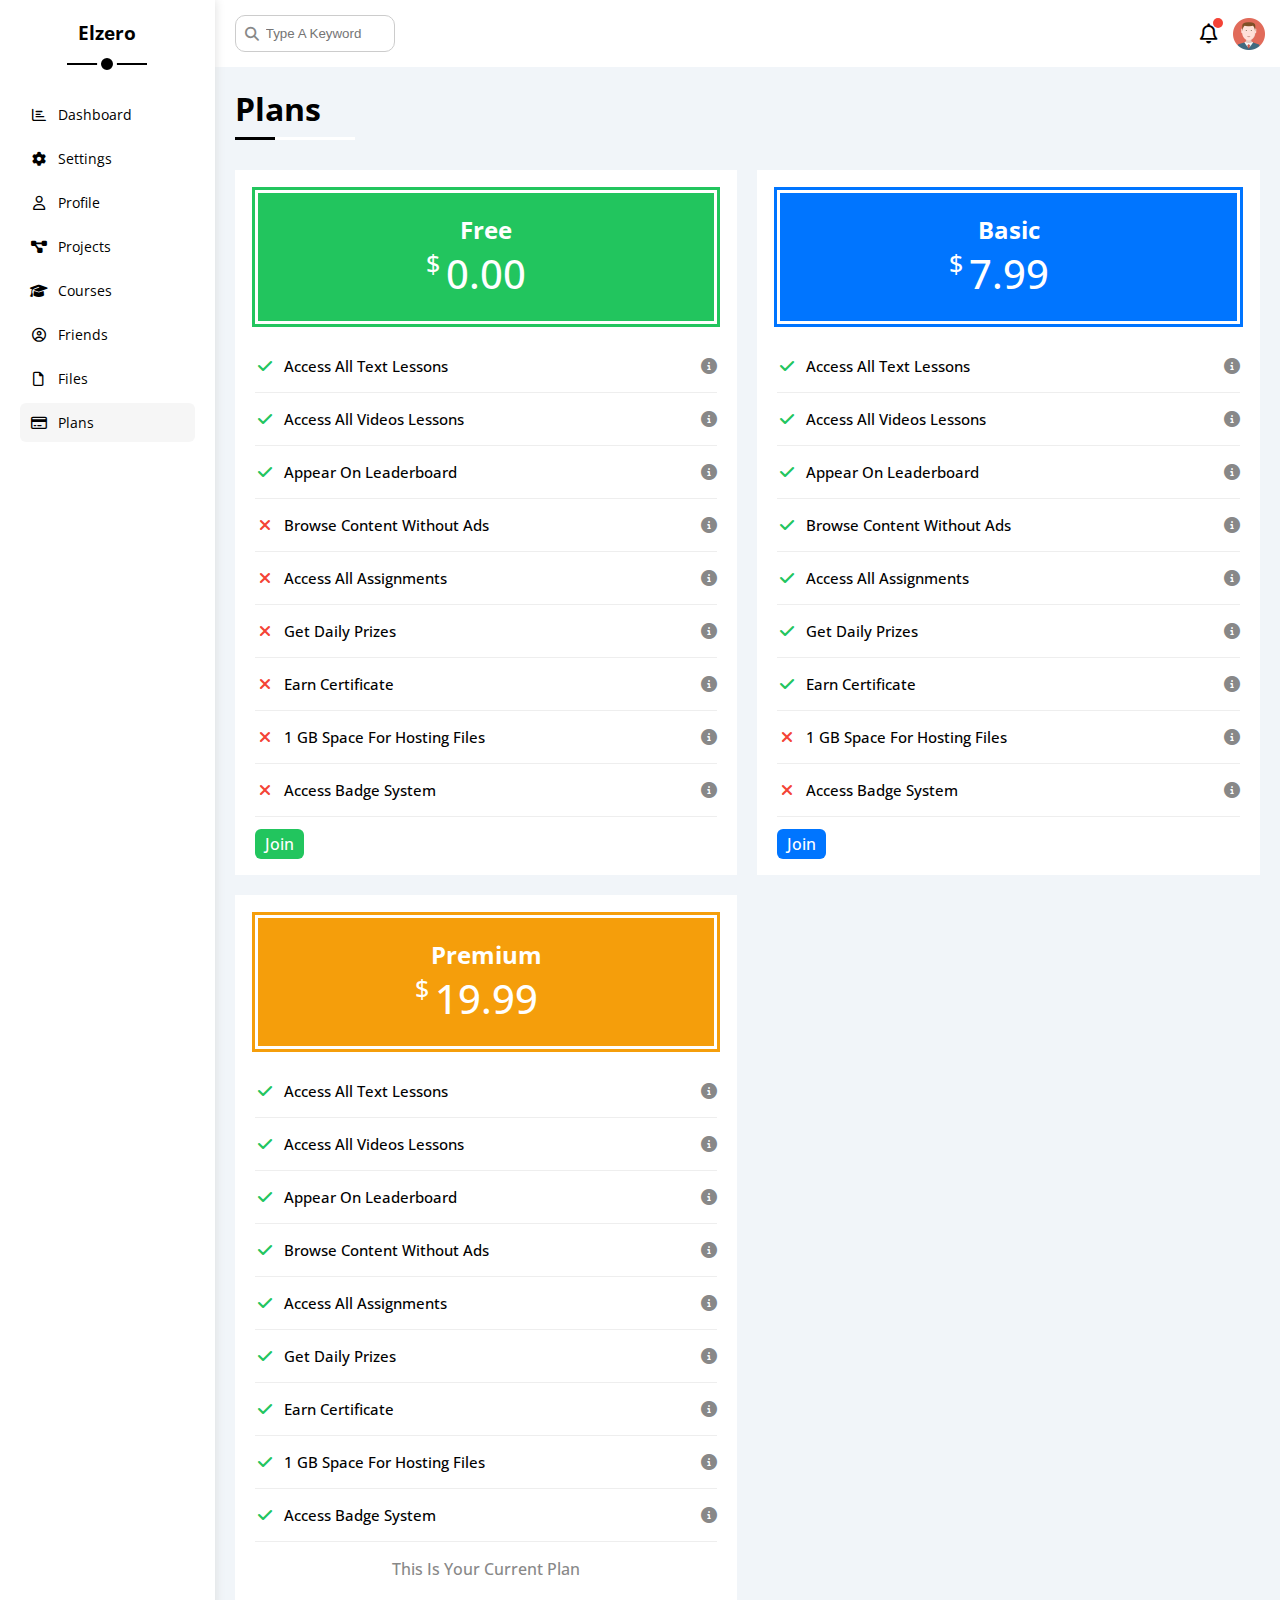
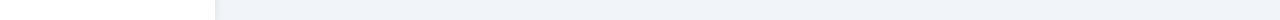
<file: plans.html>
<!DOCTYPE html>
<html lang="en">
  <head>
    <meta charset="UTF-8" />
    <meta name="viewport" content="width=device-width, initial-scale=1.0" />
    <link rel="stylesheet" href="css/framework.css" />
    <link rel="stylesheet" href="css/master.css" />
    <link rel="stylesheet" href="css/all.min.css" />
    <link rel="preconnect" href="https://fonts.googleapis.com" />
    <link rel="preconnect" href="https://fonts.gstatic.com" crossorigin />
    <link
      href="https://fonts.googleapis.com/css2?family=Open+Sans:ital,wght@0,300..800;1,300..800&display=swap"
      rel="stylesheet"
    />
    <title>Plans</title>
  </head>
  <body>
    <div class="page d-flex">
      <div class="sidebar bg-white p-20 p-relative">
        <h3 class="p-relative txt-center mt-0">Elzero</h3>
        <ul>
          <li>
            <a
              class="d-flex align-center fs-14 c-black rad-6 p-10"
              href="index.html"
            >
              <i class="fa-regular fa-chart-bar fa-fw"></i>
              <span class="fs-14 ml-10 hide-mobile">Dashboard</span>
            </a>
          </li>
          <li>
            <a
              class="d-flex align-center fs-14 c-black rad-6 p-10"
              href="settings.html"
            >
              <i class="fa-solid fa-gear fa-fw"></i>
              <span class="fs-14 ml-10 hide-mobile">Settings</span>
            </a>
          </li>
          <li>
            <a
              class="d-flex align-center fs-14 c-black rad-6 p-10"
              href="profile.html"
            >
              <i class="fa-regular fa-user fa-fw"></i>
              <span class="fs-14 ml-10 hide-mobile">Profile</span>
            </a>
          </li>
          <li>
            <a
              class="d-flex align-center fs-14 c-black rad-6 p-10"
              href="projects.html"
            >
              <i class="fa-solid fa-diagram-project fa-fw"></i>
              <span class="fs-14 ml-10 hide-mobile">Projects</span>
            </a>
          </li>
          <li>
            <a
              class="d-flex align-center fs-14 c-black rad-6 p-10"
              href="courses.html"
            >
              <i class="fa-solid fa-graduation-cap fa-fw"></i>
              <span class="fs-14 ml-10 hide-mobile">Courses</span>
            </a>
          </li>
          <li>
            <a
              class="d-flex align-center fs-14 c-black rad-6 p-10"
              href="friends.html"
            >
              <i class="fa-regular fa-circle-user fa-fw"></i>
              <span class="fs-14 ml-10 hide-mobile">Friends</span>
            </a>
          </li>
          <li>
            <a
              class="d-flex align-center fs-14 c-black rad-6 p-10"
              href="files.html"
            >
              <i class="fa-regular fa-file fa-fw"></i>
              <span class="fs-14 ml-10 hide-mobile">Files</span>
            </a>
          </li>
          <li>
            <a
              class="active d-flex align-center fs-14 c-black rad-6 p-10"
              href="plans.html"
            >
              <i class="fa-regular fa-credit-card fa-fw"></i>
              <span class="fs-14 ml-10 hide-mobile">Plans</span>
            </a>
          </li>
        </ul>
      </div>
      <div class="content w-full pb-20">
        <!-- Start Head -->
        <div class="head bg-white p-15 between-flex">
          <div class="search p-relative">
            <input
              class="p-10 border-grey rad-10"
              type="search"
              placeholder="Type A Keyword"
            />
          </div>
          <div class="icons d-flex align-center">
            <span class="notification p-relative">
              <i class="fa-regular fa-bell fa-lg"></i>
            </span>
            <img src="imgs/avatar.png" alt="" srcset="" />
          </div>
        </div>
        <!-- End Head -->
        <h1 class="p-relative">Plans</h1>
        <div class="plans-wrapper d-grid gap-20">
          <div class="plan p-20 bg-white">
            <div class="plan-tag green p-20 bg-green txt-center c-white fw-500">
              <h2 class="m-0">Free</h2>
              <div class="plan-price">
                <span class="price p-relative">
                  <span class="currency p-absolute fs-25">$</span>
                  0.00
                </span>
              </div>
            </div>
            <ul>
              <li class="between-flex py-15 fw-500">
                <div>
                  <i class="fa-solid fa-check fa-fw yes mr-5 c-green"></i>
                  <span class="fs-15">Access All Text Lessons</span>
                </div>
                <i class="fa-solid fa-circle-info c-grey cr-pointer"></i>
              </li>
              <li class="between-flex py-15 fw-500">
                <div>
                  <i class="fa-solid fa-check fa-fw yes mr-5 c-green"></i>
                  <span class="fs-15">Access All Videos Lessons</span>
                </div>
                <i class="fa-solid fa-circle-info c-grey cr-pointer"></i>
              </li>
              <li class="between-flex py-15 fw-500">
                <div>
                  <i class="fa-solid fa-check fa-fw yes mr-5 c-green"></i>
                  <span class="fs-15">Appear On Leaderboard</span>
                </div>
                <i class="fa-solid fa-circle-info c-grey cr-pointer"></i>
              </li>
              <li class="between-flex py-15 fw-500">
                <div>
                  <i class="fa-solid fa-xmark fa-fw mr-5 c-red"></i>
                  <span class="fs-15">Browse Content Without Ads</span>
                </div>
                <i class="fa-solid fa-circle-info c-grey cr-pointer"></i>
              </li>
              <li class="between-flex py-15 fw-500">
                <div>
                  <i class="fa-solid fa-xmark fa-fw mr-5 c-red"></i>
                  <span class="fs-15">Access All Assignments</span>
                </div>
                <i class="fa-solid fa-circle-info c-grey cr-pointer"></i>
              </li>
              <li class="between-flex py-15 fw-500">
                <div>
                  <i class="fa-solid fa-xmark fa-fw mr-5 c-red"></i>
                  <span class="fs-15">Get Daily Prizes</span>
                </div>
                <i class="fa-solid fa-circle-info c-grey cr-pointer"></i>
              </li>
              <li class="between-flex py-15 fw-500">
                <div>
                  <i class="fa-solid fa-xmark fa-fw mr-5 c-red"></i>
                  <span class="fs-15">Earn Certificate</span>
                </div>
                <i class="fa-solid fa-circle-info c-grey cr-pointer"></i>
              </li>
              <li class="between-flex py-15 fw-500">
                <div>
                  <i class="fa-solid fa-xmark fa-fw mr-5 c-red"></i>
                  <span class="fs-15">1 GB Space For Hosting Files</span>
                </div>
                <i class="fa-solid fa-circle-info c-grey cr-pointer"></i>
              </li>
              <li class="between-flex py-15 fw-500">
                <div>
                  <i class="fa-solid fa-xmark fa-fw mr-5 c-red"></i>
                  <span class="fs-15">Access Badge System</span>
                </div>
                <i class="fa-solid fa-circle-info c-grey cr-pointer"></i>
              </li>
            </ul>
            <a href="#" class="btn-shape bg-green c-white fw-500">Join</a>
          </div>
          <div class="plan p-20 bg-white">
            <div class="plan-tag blue p-20 bg-blue txt-center c-white fw-500">
              <h2 class="m-0">Basic</h2>
              <div class="plan-price">
                <span class="price p-relative">
                  <span class="currency p-absolute fs-25">$</span>
                  7.99
                </span>
              </div>
            </div>
            <ul>
              <li class="between-flex py-15 fw-500">
                <div>
                  <i class="fa-solid fa-check fa-fw yes mr-5 c-green"></i>
                  <span class="fs-15">Access All Text Lessons</span>
                </div>
                <i class="fa-solid fa-circle-info c-grey cr-pointer"></i>
              </li>
              <li class="between-flex py-15 fw-500">
                <div>
                  <i class="fa-solid fa-check fa-fw yes mr-5 c-green"></i>
                  <span class="fs-15">Access All Videos Lessons</span>
                </div>
                <i class="fa-solid fa-circle-info c-grey cr-pointer"></i>
              </li>
              <li class="between-flex py-15 fw-500">
                <div>
                  <i class="fa-solid fa-check fa-fw yes mr-5 c-green"></i>
                  <span class="fs-15">Appear On Leaderboard</span>
                </div>
                <i class="fa-solid fa-circle-info c-grey cr-pointer"></i>
              </li>
              <li class="between-flex py-15 fw-500">
                <div>
                  <i class="fa-solid fa-check fa-fw yes mr-5 c-green"></i>
                  <span class="fs-15">Browse Content Without Ads</span>
                </div>
                <i class="fa-solid fa-circle-info c-grey cr-pointer"></i>
              </li>
              <li class="between-flex py-15 fw-500">
                <div>
                  <i class="fa-solid fa-check fa-fw yes mr-5 c-green"></i>
                  <span class="fs-15">Access All Assignments</span>
                </div>
                <i class="fa-solid fa-circle-info c-grey cr-pointer"></i>
              </li>
              <li class="between-flex py-15 fw-500">
                <div>
                  <i class="fa-solid fa-check fa-fw yes mr-5 c-green"></i>
                  <span class="fs-15">Get Daily Prizes</span>
                </div>
                <i class="fa-solid fa-circle-info c-grey cr-pointer"></i>
              </li>
              <li class="between-flex py-15 fw-500">
                <div>
                  <i class="fa-solid fa-check fa-fw yes mr-5 c-green"></i>
                  <span class="fs-15">Earn Certificate</span>
                </div>
                <i class="fa-solid fa-circle-info c-grey cr-pointer"></i>
              </li>
              <li class="between-flex py-15 fw-500">
                <div>
                  <i class="fa-solid fa-xmark fa-fw mr-5 c-red"></i>
                  <span class="fs-15">1 GB Space For Hosting Files</span>
                </div>
                <i class="fa-solid fa-circle-info c-grey cr-pointer"></i>
              </li>
              <li class="between-flex py-15 fw-500">
                <div>
                  <i class="fa-solid fa-xmark fa-fw mr-5 c-red"></i>
                  <span class="fs-15">Access Badge System</span>
                </div>
                <i class="fa-solid fa-circle-info c-grey cr-pointer"></i>
              </li>
            </ul>
            <a href="#" class="btn-shape bg-blue c-white fw-500">Join</a>
          </div>
          <div class="plan p-20 bg-white">
            <div
              class="plan-tag orange p-20 bg-orange txt-center c-white fw-500"
            >
              <h2 class="m-0">Premium</h2>
              <div class="plan-price">
                <span class="price p-relative">
                  <span class="currency p-absolute fs-25">$</span>
                  19.99
                </span>
              </div>
            </div>
            <ul>
              <li class="between-flex py-15 fw-500">
                <div>
                  <i class="fa-solid fa-check fa-fw yes mr-5 c-green"></i>
                  <span class="fs-15">Access All Text Lessons</span>
                </div>
                <i class="fa-solid fa-circle-info c-grey cr-pointer"></i>
              </li>
              <li class="between-flex py-15 fw-500">
                <div>
                  <i class="fa-solid fa-check fa-fw yes mr-5 c-green"></i>
                  <span class="fs-15">Access All Videos Lessons</span>
                </div>
                <i class="fa-solid fa-circle-info c-grey cr-pointer"></i>
              </li>
              <li class="between-flex py-15 fw-500">
                <div>
                  <i class="fa-solid fa-check fa-fw yes mr-5 c-green"></i>
                  <span class="fs-15">Appear On Leaderboard</span>
                </div>
                <i class="fa-solid fa-circle-info c-grey cr-pointer"></i>
              </li>
              <li class="between-flex py-15 fw-500">
                <div>
                  <i class="fa-solid fa-check fa-fw yes mr-5 c-green"></i>
                  <span class="fs-15">Browse Content Without Ads</span>
                </div>
                <i class="fa-solid fa-circle-info c-grey cr-pointer"></i>
              </li>
              <li class="between-flex py-15 fw-500">
                <div>
                  <i class="fa-solid fa-check fa-fw yes mr-5 c-green"></i>
                  <span class="fs-15">Access All Assignments</span>
                </div>
                <i class="fa-solid fa-circle-info c-grey cr-pointer"></i>
              </li>
              <li class="between-flex py-15 fw-500">
                <div>
                  <i class="fa-solid fa-check fa-fw yes mr-5 c-green"></i>
                  <span class="fs-15">Get Daily Prizes</span>
                </div>
                <i class="fa-solid fa-circle-info c-grey cr-pointer"></i>
              </li>
              <li class="between-flex py-15 fw-500">
                <div>
                  <i class="fa-solid fa-check fa-fw yes mr-5 c-green"></i>
                  <span class="fs-15">Earn Certificate</span>
                </div>
                <i class="fa-solid fa-circle-info c-grey cr-pointer"></i>
              </li>
              <li class="between-flex py-15 fw-500">
                <div>
                  <i class="fa-solid fa-check fa-fw yes mr-5 c-green"></i>
                  <span class="fs-15">1 GB Space For Hosting Files</span>
                </div>
                <i class="fa-solid fa-circle-info c-grey cr-pointer"></i>
              </li>
              <li class="between-flex py-15 fw-500">
                <div>
                  <i class="fa-solid fa-check fa-fw yes mr-5 c-green"></i>
                  <span class="fs-15">Access Badge System</span>
                </div>
                <i class="fa-solid fa-circle-info c-grey cr-pointer"></i>
              </li>
            </ul>
            <p class="fw-500 txt-center c-grey m-0">
              This Is Your Current Plan
            </p>
          </div>
        </div>
      </div>
    </div>
  </body>
</html>
</file>
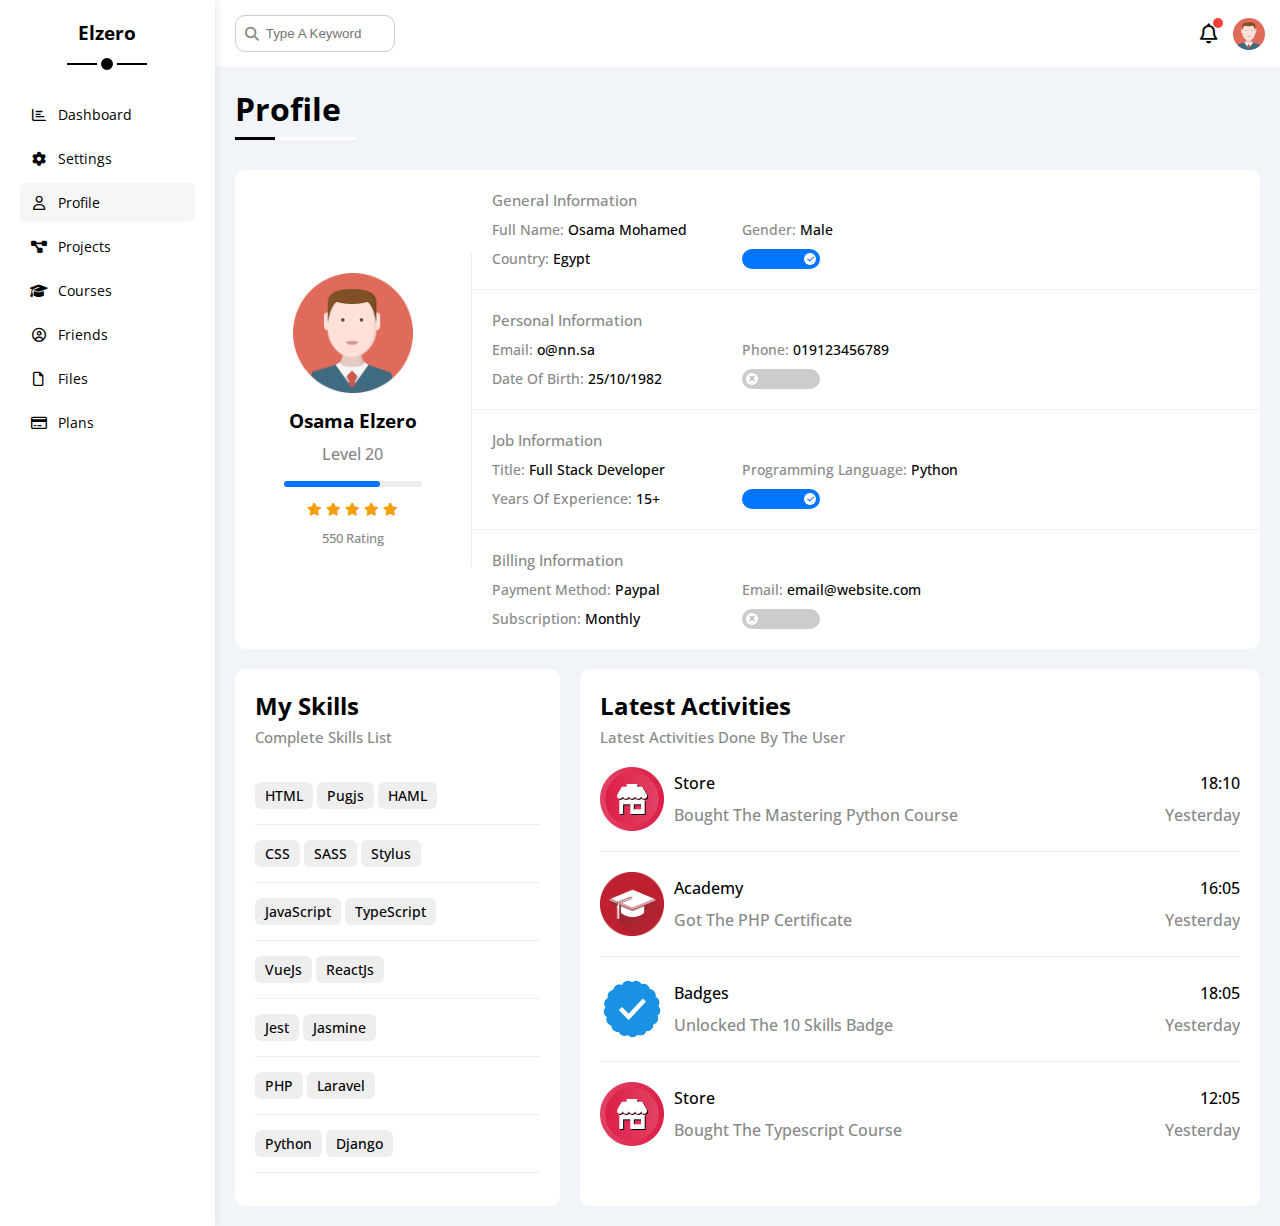
<file: profile.html>
<!DOCTYPE html>
<html lang="en">
  <head>
    <meta charset="UTF-8" />
    <meta name="viewport" content="width=device-width, initial-scale=1.0" />
    <link rel="stylesheet" href="css/framework.css" />
    <link rel="stylesheet" href="css/master.css" />
    <link rel="stylesheet" href="css/all.min.css" />
    <link rel="preconnect" href="https://fonts.googleapis.com" />
    <link rel="preconnect" href="https://fonts.gstatic.com" crossorigin />
    <link
      href="https://fonts.googleapis.com/css2?family=Open+Sans:ital,wght@0,300..800;1,300..800&display=swap"
      rel="stylesheet"
    />
    <title>Profile</title>
  </head>
  <body>
    <div class="page d-flex">
      <div class="sidebar bg-white p-20 p-relative">
        <h3 class="p-relative txt-center mt-0">Elzero</h3>
        <ul>
          <li>
            <a
              class="d-flex align-center fs-14 c-black rad-6 p-10"
              href="index.html"
            >
              <i class="fa-regular fa-chart-bar fa-fw"></i>
              <span class="fs-14 ml-10 hide-mobile">Dashboard</span>
            </a>
          </li>
          <li>
            <a
              class="d-flex align-center fs-14 c-black rad-6 p-10"
              href="settings.html"
            >
              <i class="fa-solid fa-gear fa-fw"></i>
              <span class="fs-14 ml-10 hide-mobile">Settings</span>
            </a>
          </li>
          <li>
            <a
              class="active d-flex align-center fs-14 c-black rad-6 p-10"
              href="profile.html"
            >
              <i class="fa-regular fa-user fa-fw"></i>
              <span class="fs-14 ml-10 hide-mobile">Profile</span>
            </a>
          </li>
          <li>
            <a
              class="d-flex align-center fs-14 c-black rad-6 p-10"
              href="projects.html"
            >
              <i class="fa-solid fa-diagram-project fa-fw"></i>
              <span class="fs-14 ml-10 hide-mobile">Projects</span>
            </a>
          </li>
          <li>
            <a
              class="d-flex align-center fs-14 c-black rad-6 p-10"
              href="courses.html"
            >
              <i class="fa-solid fa-graduation-cap fa-fw"></i>
              <span class="fs-14 ml-10 hide-mobile">Courses</span>
            </a>
          </li>
          <li>
            <a
              class="d-flex align-center fs-14 c-black rad-6 p-10"
              href="friends.html"
            >
              <i class="fa-regular fa-circle-user fa-fw"></i>
              <span class="fs-14 ml-10 hide-mobile">Friends</span>
            </a>
          </li>
          <li>
            <a
              class="d-flex align-center fs-14 c-black rad-6 p-10"
              href="files.html"
            >
              <i class="fa-regular fa-file fa-fw"></i>
              <span class="fs-14 ml-10 hide-mobile">Files</span>
            </a>
          </li>
          <li>
            <a
              class="d-flex align-center fs-14 c-black rad-6 p-10"
              href="plans.html"
            >
              <i class="fa-regular fa-credit-card fa-fw"></i>
              <span class="fs-14 ml-10 hide-mobile">Plans</span>
            </a>
          </li>
        </ul>
      </div>
      <div class="content w-full pb-20">
        <!-- Start Head -->
        <div class="head bg-white p-15 between-flex">
          <div class="search p-relative">
            <input
              class="p-10 border-grey rad-10"
              type="search"
              placeholder="Type A Keyword"
            />
          </div>
          <div class="icons d-flex align-center">
            <span class="notification p-relative">
              <i class="fa-regular fa-bell fa-lg"></i>
            </span>
            <img src="imgs/avatar.png" alt="" srcset="" />
          </div>
        </div>
        <!-- End Head -->
        <h1 class="p-relative">Profile</h1>
        <div class="wrapper">
          <!-- Start Profile Widget -->
          <div class="profile-info d-flex align-center bg-white rad-10 mb-20">
            <div class="side-profile p-20 txt-center">
              <img class="mb-10" src="imgs/avatar.png" alt="" srcset="" />
              <h3 class="m-0">Osama Elzero</h3>
              <p class="d-block mt-10 c-grey fw-500">Level 20</p>
              <div class="progress-bar bg-eee rad-6">
                <div class="progress h-full rad-6"></div>
              </div>
              <span class="d-block mt-10 mb-10">
                <i class="fa-solid fa-star c-orange fs-13"></i>
                <i class="fa-solid fa-star c-orange fs-13"></i>
                <i class="fa-solid fa-star c-orange fs-13"></i>
                <i class="fa-solid fa-star c-orange fs-13"></i>
                <i class="fa-solid fa-star c-orange fs-13"></i>
              </span>
              <span class="d-block c-grey fs-13 fw-500">550 Rating</span>
            </div>
            <div class="profile-data">
              <div class="box p-20 fw-500 txt-c-mobile">
                <span class="d-block fs-15 c-grey">General Information</span>
                <div class="info d-flex">
                  <div class="info-item pt-10 fs-14">
                    <span class="element-title c-grey">Full Name:</span> Osama
                    Mohamed
                  </div>
                  <div class="info-item pt-10 fs-14">
                    <span class="element-title c-grey">Gender:</span> Male
                  </div>
                  <div class="info-item pt-10 fs-14">
                    <span class="element-title c-grey">Country:</span> Egypt
                  </div>
                  <div class="info-item pt-10 fs-14">
                    <div class="toggle">
                      <label>
                        <input
                          class="toggle-checkbox"
                          type="checkbox"
                          checked
                        />
                        <div class="toggle-switch"></div>
                      </label>
                    </div>
                  </div>
                </div>
              </div>
              <div class="box p-20 fw-500 txt-c-mobile">
                <span class="d-block fs-15 c-grey">Personal Information</span>
                <div class="info d-flex">
                  <div class="info-item pt-10 fs-14">
                    <span class="element-title c-grey">Email:</span> o@nn.sa
                  </div>
                  <div class="info-item pt-10 fs-14">
                    <span class="element-title c-grey">Phone:</span>
                    019123456789
                  </div>
                  <div class="info-item pt-10 fs-14">
                    <span class="element-title c-grey">Date Of Birth:</span>
                    25/10/1982
                  </div>
                  <div class="info-item pt-10 fs-14">
                    <div class="toggle">
                      <label>
                        <input class="toggle-checkbox" type="checkbox" />
                        <div class="toggle-switch"></div>
                      </label>
                    </div>
                  </div>
                </div>
              </div>
              <div class="box p-20 fw-500 txt-c-mobile">
                <span class="d-block fs-15 c-grey">Job Information</span>
                <div class="info d-flex">
                  <div class="info-item pt-10 fs-14">
                    <span class="element-title c-grey">Title:</span> Full Stack
                    Developer
                  </div>
                  <div class="info-item pt-10 fs-14">
                    <span class="element-title c-grey"
                      >Programming Language:</span
                    >
                    Python
                  </div>
                  <div class="info-item pt-10 fs-14">
                    <span class="element-title c-grey"
                      >Years Of Experience:</span
                    >
                    15+
                  </div>
                  <div class="info-item pt-10 fs-14">
                    <div class="toggle">
                      <label>
                        <input
                          class="toggle-checkbox"
                          type="checkbox"
                          checked
                        />
                        <div class="toggle-switch"></div>
                      </label>
                    </div>
                  </div>
                </div>
              </div>
              <div class="box p-20 fw-500 txt-c-mobile">
                <span class="d-block fs-15 c-grey">Billing Information</span>
                <div class="info d-flex">
                  <div class="info-item pt-10 fs-14">
                    <span class="element-title c-grey">Payment Method:</span>
                    Paypal
                  </div>
                  <div class="info-item pt-10 fs-14">
                    <span class="element-title c-grey">Email:</span>
                    email@website.com
                  </div>
                  <div class="info-item pt-10 fs-14">
                    <span class="element-title c-grey">Subscription:</span>
                    Monthly
                  </div>
                  <div class="info-item pt-10 fs-14">
                    <div class="toggle">
                      <label>
                        <input class="toggle-checkbox" type="checkbox" />
                        <div class="toggle-switch"></div>
                      </label>
                    </div>
                  </div>
                </div>
              </div>
            </div>
          </div>
          <!-- End Profile Widget -->
          <div class="profile-wrapper d-flex">
            <!-- Start Skills Widget -->
            <div class="my-skills bg-white rad-10 block-mobile p-20">
              <div class="intro mb-20">
                <h2 class="m-0">My Skills</h2>
                <p class="c-grey mt-5 fs-15 fw-500">Complete Skills List</p>
              </div>
              <div class="skills-group">
                <div class="skill-list py-15 fs-14 fw-500 txt-c-mobile">
                  <span class="btn-shape bg-eee d-inline-block">HTML</span>
                  <span class="btn-shape bg-eee d-inline-block">Pugjs</span>
                  <span class="btn-shape bg-eee d-inline-block">HAML</span>
                </div>
                <div class="skill-list py-15 fs-14 fw-500 txt-c-mobile">
                  <span class="btn-shape bg-eee d-inline-block">CSS</span>
                  <span class="btn-shape bg-eee d-inline-block">SASS</span>
                  <span class="btn-shape bg-eee d-inline-block">Stylus</span>
                </div>
                <div class="skill-list py-15 fs-14 fw-500 txt-c-mobile">
                  <span class="btn-shape bg-eee d-inline-block"
                    >JavaScript</span
                  >
                  <span class="btn-shape bg-eee d-inline-block"
                    >TypeScript</span
                  >
                </div>
                <div class="skill-list py-15 fs-14 fw-500 txt-c-mobile">
                  <span class="btn-shape bg-eee d-inline-block">VueJs</span>
                  <span class="btn-shape bg-eee d-inline-block">ReactJs</span>
                </div>
                <div class="skill-list py-15 fs-14 fw-500 txt-c-mobile">
                  <span class="btn-shape bg-eee d-inline-block">Jest</span>
                  <span class="btn-shape bg-eee d-inline-block">Jasmine</span>
                </div>
                <div class="skill-list py-15 fs-14 fw-500 txt-c-mobile">
                  <span class="btn-shape bg-eee d-inline-block">PHP</span>
                  <span class="btn-shape bg-eee d-inline-block">Laravel</span>
                </div>
                <div class="skill-list py-15 fs-14 fw-500 txt-c-mobile">
                  <span class="btn-shape bg-eee d-inline-block">Python</span>
                  <span class="btn-shape bg-eee d-inline-block">Django</span>
                </div>
              </div>
            </div>
            <!-- End Skills Widget -->
            <!-- Start Latest Activities Widget -->
            <div class="latest-activities bg-white rad-10 block-mobile p-20">
              <div class="intro mb-20">
                <h2 class="m-0">Latest Activities</h2>
                <p class="c-grey mt-5 fs-15 fw-500">
                  Latest Activities Done By The User
                </p>
              </div>
              <div class="activity pb-20 mb-20">
                <div class="description d-flex">
                  <img class="mr-10" src="imgs/activity-01.png" alt="" />
                  <div class="content w-full between-flex fw-500">
                    <div class="content-description">
                      <span class="d-block mb-10">Store</span>
                      <span class="d-block c-grey">
                        Bought The Mastering Python Course
                      </span>
                    </div>
                    <div class="date">
                      <span class="d-block mb-10">18:10</span>
                      <span class="d-block c-grey">Yesterday</span>
                    </div>
                  </div>
                </div>
              </div>
              <div class="activity pb-20 mb-20">
                <div class="description d-flex">
                  <img class="mr-10" src="imgs/activity-02.png" alt="" />
                  <div class="content w-full between-flex fw-500">
                    <div class="content-description">
                      <span class="d-block mb-10">Academy</span>
                      <span class="d-block c-grey">
                        Got The PHP Certificate
                      </span>
                    </div>
                    <div class="date">
                      <span class="d-block mb-10">16:05</span>
                      <span class="d-block c-grey">Yesterday</span>
                    </div>
                  </div>
                </div>
              </div>
              <div class="activity pb-20 mb-20">
                <div class="description d-flex">
                  <img class="mr-10" src="imgs/activity-03.png" alt="" />
                  <div class="content w-full between-flex fw-500">
                    <div class="content-description">
                      <span class="d-block mb-10">Badges</span>
                      <span class="d-block c-grey">
                        Unlocked The 10 Skills Badge
                      </span>
                    </div>
                    <div class="date">
                      <span class="d-block mb-10">18:05</span>
                      <span class="d-block c-grey">Yesterday</span>
                    </div>
                  </div>
                </div>
              </div>
              <div class="activity pb-20 mb-20">
                <div class="description d-flex">
                  <img class="mr-10" src="imgs/activity-01.png" alt="" />
                  <div class="content w-full between-flex fw-500">
                    <div class="content-description">
                      <span class="d-block mb-10">Store</span>
                      <span class="d-block c-grey">
                        Bought The Typescript Course
                      </span>
                    </div>
                    <div class="date">
                      <span class="d-block mb-10">12:05</span>
                      <span class="d-block c-grey">Yesterday</span>
                    </div>
                  </div>
                </div>
              </div>
            </div>
            <!-- End Latest Activities Widget -->
          </div>
        </div>
      </div>
    </div>
  </body>
</html>
</file>
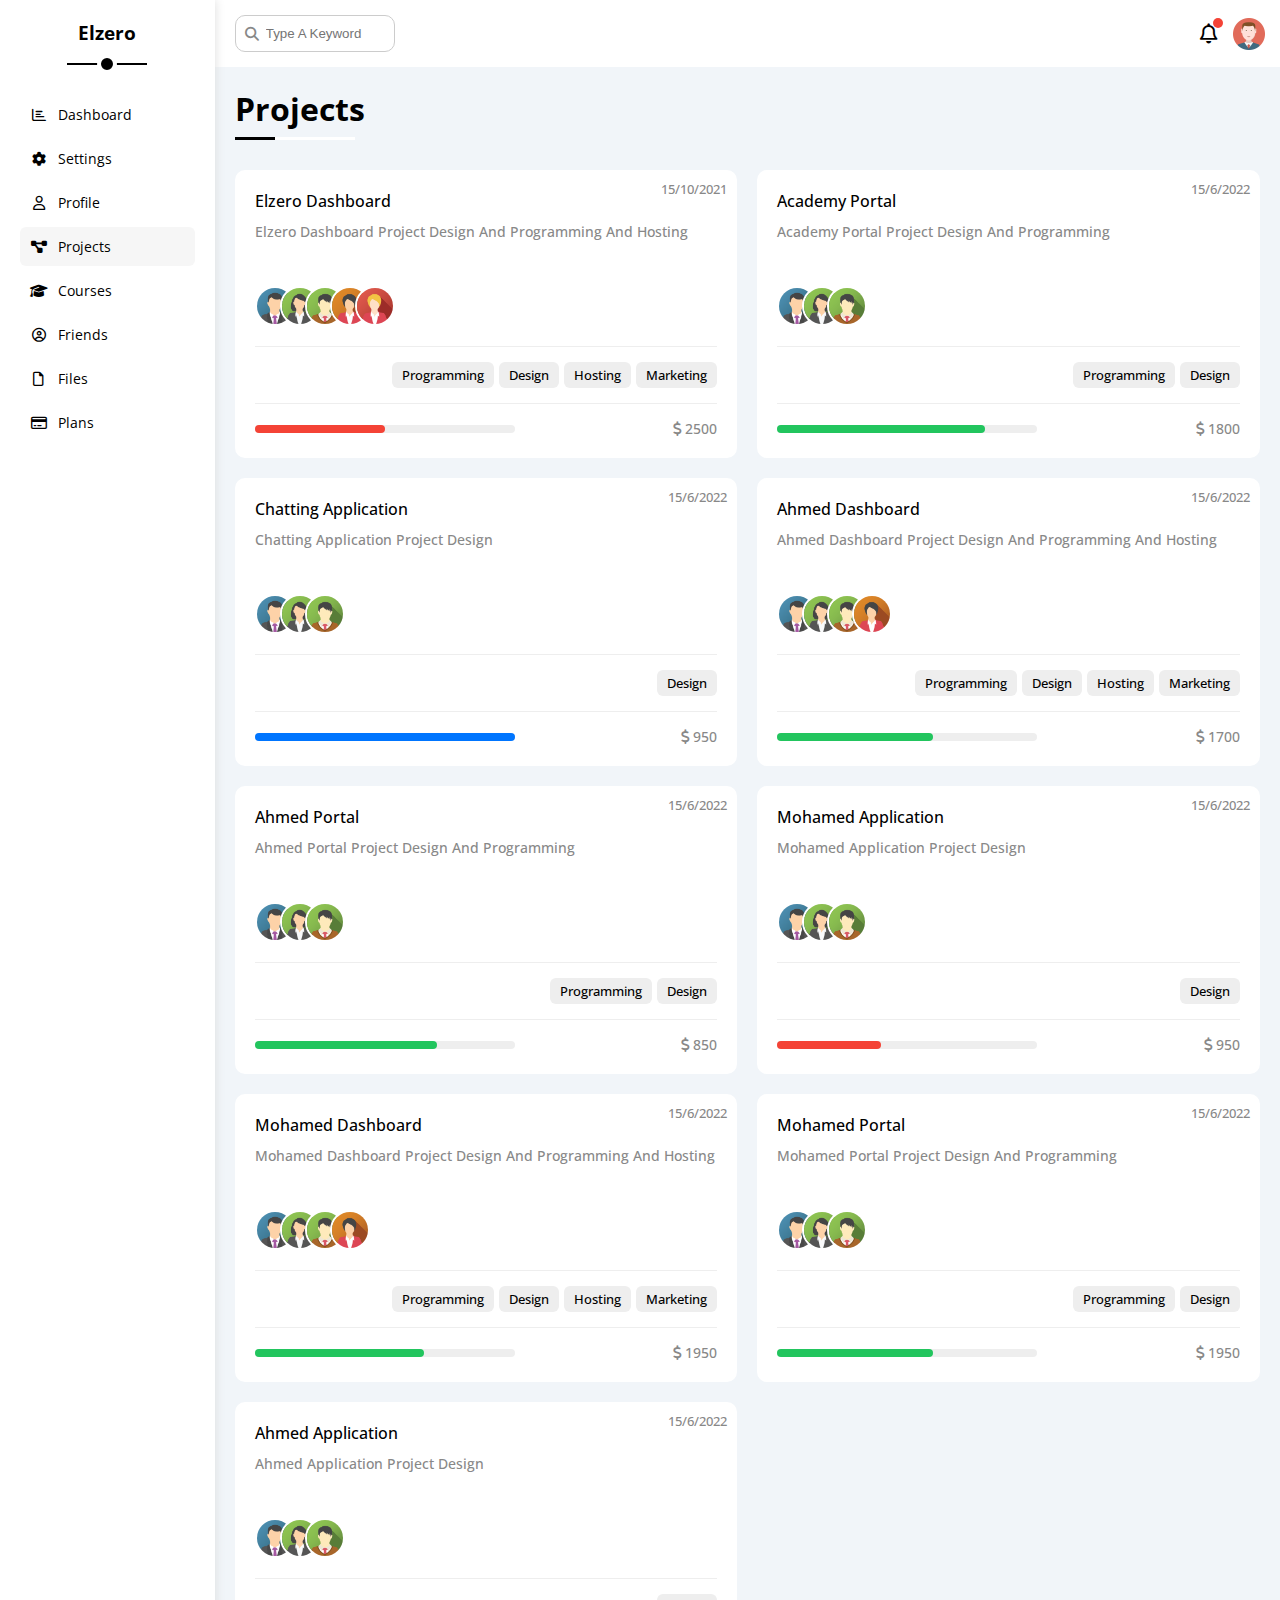
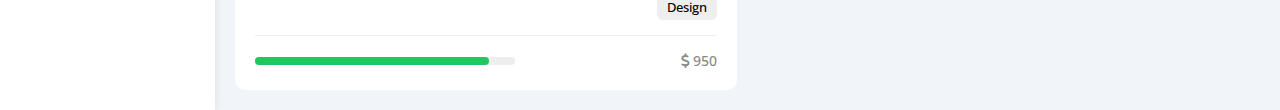
<file: projects.html>
<!DOCTYPE html>
<html lang="en">
  <head>
    <meta charset="UTF-8" />
    <meta name="viewport" content="width=device-width, initial-scale=1.0" />
    <link rel="stylesheet" href="css/framework.css" />
    <link rel="stylesheet" href="css/master.css" />
    <link rel="stylesheet" href="css/all.min.css" />
    <link rel="preconnect" href="https://fonts.googleapis.com" />
    <link rel="preconnect" href="https://fonts.gstatic.com" crossorigin />
    <link
      href="https://fonts.googleapis.com/css2?family=Open+Sans:ital,wght@0,300..800;1,300..800&display=swap"
      rel="stylesheet"
    />
    <title>Dashboard</title>
  </head>
  <body>
    <div class="page d-flex">
      <div class="sidebar bg-white p-20 p-relative">
        <h3 class="p-relative txt-center mt-0">Elzero</h3>
        <ul>
          <li>
            <a
              class="d-flex align-center fs-14 c-black rad-6 p-10"
              href="index.html"
            >
              <i class="fa-regular fa-chart-bar fa-fw"></i>
              <span class="fs-14 ml-10 hide-mobile">Dashboard</span>
            </a>
          </li>
          <li>
            <a
              class="d-flex align-center fs-14 c-black rad-6 p-10"
              href="settings.html"
            >
              <i class="fa-solid fa-gear fa-fw"></i>
              <span class="fs-14 ml-10 hide-mobile">Settings</span>
            </a>
          </li>
          <li>
            <a
              class="d-flex align-center fs-14 c-black rad-6 p-10"
              href="profile.html"
            >
              <i class="fa-regular fa-user fa-fw"></i>
              <span class="fs-14 ml-10 hide-mobile">Profile</span>
            </a>
          </li>
          <li>
            <a
              class="active d-flex align-center fs-14 c-black rad-6 p-10"
              href="projects.html"
            >
              <i class="fa-solid fa-diagram-project fa-fw"></i>
              <span class="fs-14 ml-10 hide-mobile">Projects</span>
            </a>
          </li>
          <li>
            <a
              class="d-flex align-center fs-14 c-black rad-6 p-10"
              href="courses.html"
            >
              <i class="fa-solid fa-graduation-cap fa-fw"></i>
              <span class="fs-14 ml-10 hide-mobile">Courses</span>
            </a>
          </li>
          <li>
            <a
              class="d-flex align-center fs-14 c-black rad-6 p-10"
              href="friends.html"
            >
              <i class="fa-regular fa-circle-user fa-fw"></i>
              <span class="fs-14 ml-10 hide-mobile">Friends</span>
            </a>
          </li>
          <li>
            <a
              class="d-flex align-center fs-14 c-black rad-6 p-10"
              href="files.html"
            >
              <i class="fa-regular fa-file fa-fw"></i>
              <span class="fs-14 ml-10 hide-mobile">Files</span>
            </a>
          </li>
          <li>
            <a
              class="d-flex align-center fs-14 c-black rad-6 p-10"
              href="plans.html"
            >
              <i class="fa-regular fa-credit-card fa-fw"></i>
              <span class="fs-14 ml-10 hide-mobile">Plans</span>
            </a>
          </li>
        </ul>
      </div>
      <div class="content w-full pb-20">
        <!-- Start Head -->
        <div class="head bg-white p-15 between-flex">
          <div class="search p-relative">
            <input
              class="p-10 border-grey rad-10"
              type="search"
              placeholder="Type A Keyword"
            />
          </div>
          <div class="icons d-flex align-center">
            <span class="notification p-relative">
              <i class="fa-regular fa-bell fa-lg"></i>
            </span>
            <img src="imgs/avatar.png" alt="" srcset="" />
          </div>
        </div>
        <!-- End Head -->
        <h1 class="p-relative">Projects</h1>
        <div class="wrapper d-grid gap-20">
          <!-- Start Projects -->
          <div
            class="project p-relative p-20 bg-white rad-10 block-mobile fw-500"
          >
            <span class="p-absolute fs-13 c-grey project-date">15/10/2021</span>
            <h4 class="m-0 fw-500">Elzero Dashboard</h4>
            <p class="c-grey mt-10 mb-10 fs-14">
              Elzero Dashboard Project Design And Programming And Hosting
            </p>
            <div class="team p-relative">
              <a class="p-absolute" href="#">
                <img class="rad-50" src="./imgs/team-01.png" alt="" />
              </a>
              <a class="p-absolute" href="#">
                <img class="rad-50" src="./imgs/team-02.png" alt="" />
              </a>
              <a class="p-absolute" href="#">
                <img class="rad-50" src="./imgs/team-03.png" alt="" />
              </a>
              <a class="p-absolute" href="#">
                <img class="rad-50" src="./imgs/team-04.png" alt="" />
              </a>
              <a class="p-absolute" href="#">
                <img class="rad-50" src="./imgs/team-05.png" alt="" />
              </a>
            </div>
            <div class="tags pt-15 mt-15 d-flex">
              <span class="btn-shape d-block fs-13 bg-eee ml-5">
                Programming
              </span>
              <span class="btn-shape d-block fs-13 bg-eee ml-5">Design</span>
              <span class="btn-shape d-block fs-13 bg-eee ml-5">Hosting</span>
              <span class="btn-shape d-block fs-13 bg-eee ml-5">Marketing</span>
            </div>
            <div class="info pt-15 mt-15 fs-14 c-grey between-flex">
              <div class="progress bg-eee rad-6">
                <span
                  class="progress-bar d-block rad-6 bg-red h-full"
                  style="width: 50%"
                ></span>
              </div>
              <div class="price">
                <i class="fa-solid fa-dollar-sign"></i> 2500
              </div>
            </div>
          </div>
          <div
            class="project p-relative p-20 bg-white rad-10 block-mobile fw-500"
          >
            <span class="p-absolute fs-13 c-grey project-date">15/6/2022</span>
            <h4 class="m-0 fw-500">Academy Portal</h4>
            <p class="c-grey mt-10 mb-10 fs-14">
              Academy Portal Project Design And Programming
            </p>
            <div class="team p-relative">
              <a class="p-absolute" href="#">
                <img class="rad-50" src="./imgs/team-01.png" alt="" />
              </a>
              <a class="p-absolute" href="#">
                <img class="rad-50" src="./imgs/team-02.png" alt="" />
              </a>
              <a class="p-absolute" href="#">
                <img class="rad-50" src="./imgs/team-03.png" alt="" />
              </a>
            </div>
            <div class="tags pt-15 mt-15 d-flex">
              <span class="btn-shape d-block fs-13 bg-eee ml-5">
                Programming
              </span>
              <span class="btn-shape d-block fs-13 bg-eee ml-5">Design</span>
            </div>
            <div class="info pt-15 mt-15 fs-14 c-grey between-flex">
              <div class="progress bg-eee rad-6">
                <span
                  class="progress-bar d-block rad-6 bg-green h-full"
                  style="width: 80%"
                ></span>
              </div>
              <div class="price">
                <i class="fa-solid fa-dollar-sign"></i> 1800
              </div>
            </div>
          </div>
          <div
            class="project p-relative p-20 bg-white rad-10 block-mobile fw-500"
          >
            <span class="p-absolute fs-13 c-grey project-date">15/6/2022</span>
            <h4 class="m-0 fw-500">Chatting Application</h4>
            <p class="c-grey mt-10 mb-10 fs-14">
              Chatting Application Project Design
            </p>
            <div class="team p-relative">
              <a class="p-absolute" href="#">
                <img class="rad-50" src="./imgs/team-01.png" alt="" />
              </a>
              <a class="p-absolute" href="#">
                <img class="rad-50" src="./imgs/team-02.png" alt="" />
              </a>
              <a class="p-absolute" href="#">
                <img class="rad-50" src="./imgs/team-03.png" alt="" />
              </a>
            </div>
            <div class="tags pt-15 mt-15 d-flex">
              <span class="btn-shape d-block fs-13 bg-eee ml-5">Design</span>
            </div>
            <div class="info pt-15 mt-15 fs-14 c-grey between-flex">
              <div class="progress bg-eee rad-6">
                <span
                  class="progress-bar d-block rad-6 bg-blue h-full"
                  style="width: 100%"
                ></span>
              </div>
              <div class="price">
                <i class="fa-solid fa-dollar-sign"></i> 950
              </div>
            </div>
          </div>
          <div
            class="project p-relative p-20 bg-white rad-10 block-mobile fw-500"
          >
            <span class="p-absolute fs-13 c-grey project-date">15/6/2022</span>
            <h4 class="m-0 fw-500">Ahmed Dashboard</h4>
            <p class="c-grey mt-10 mb-10 fs-14">
              Ahmed Dashboard Project Design And Programming And Hosting
            </p>
            <div class="team p-relative">
              <a class="p-absolute" href="#">
                <img class="rad-50" src="./imgs/team-01.png" alt="" />
              </a>
              <a class="p-absolute" href="#">
                <img class="rad-50" src="./imgs/team-02.png" alt="" />
              </a>
              <a class="p-absolute" href="#">
                <img class="rad-50" src="./imgs/team-03.png" alt="" />
              </a>
              <a class="p-absolute" href="#">
                <img class="rad-50" src="./imgs/team-04.png" alt="" />
              </a>
            </div>
            <div class="tags pt-15 mt-15 d-flex">
              <span class="btn-shape d-block fs-13 bg-eee ml-5">
                Programming
              </span>
              <span class="btn-shape d-block fs-13 bg-eee ml-5">Design</span>
              <span class="btn-shape d-block fs-13 bg-eee ml-5">Hosting</span>
              <span class="btn-shape d-block fs-13 bg-eee ml-5">Marketing</span>
            </div>
            <div class="info pt-15 mt-15 fs-14 c-grey between-flex">
              <div class="progress bg-eee rad-6">
                <span
                  class="progress-bar d-block rad-6 bg-green h-full"
                  style="width: 60%"
                ></span>
              </div>
              <div class="price">
                <i class="fa-solid fa-dollar-sign"></i> 1700
              </div>
            </div>
          </div>
          <div
            class="project p-relative p-20 bg-white rad-10 block-mobile fw-500"
          >
            <span class="p-absolute fs-13 c-grey project-date">15/6/2022</span>
            <h4 class="m-0 fw-500">Ahmed Portal</h4>
            <p class="c-grey mt-10 mb-10 fs-14">
              Ahmed Portal Project Design And Programming
            </p>
            <div class="team p-relative">
              <a class="p-absolute" href="#">
                <img class="rad-50" src="./imgs/team-01.png" alt="" />
              </a>
              <a class="p-absolute" href="#">
                <img class="rad-50" src="./imgs/team-02.png" alt="" />
              </a>
              <a class="p-absolute" href="#">
                <img class="rad-50" src="./imgs/team-03.png" alt="" />
              </a>
            </div>
            <div class="tags pt-15 mt-15 d-flex">
              <span class="btn-shape d-block fs-13 bg-eee ml-5">
                Programming
              </span>
              <span class="btn-shape d-block fs-13 bg-eee ml-5">Design</span>
            </div>
            <div class="info pt-15 mt-15 fs-14 c-grey between-flex">
              <div class="progress bg-eee rad-6">
                <span
                  class="progress-bar d-block rad-6 bg-green h-full"
                  style="width: 70%"
                ></span>
              </div>
              <div class="price">
                <i class="fa-solid fa-dollar-sign"></i> 850
              </div>
            </div>
          </div>
          <div
            class="project p-relative p-20 bg-white rad-10 block-mobile fw-500"
          >
            <span class="p-absolute fs-13 c-grey project-date">15/6/2022</span>
            <h4 class="m-0 fw-500">Mohamed Application</h4>
            <p class="c-grey mt-10 mb-10 fs-14">
              Mohamed Application Project Design
            </p>
            <div class="team p-relative">
              <a class="p-absolute" href="#">
                <img class="rad-50" src="./imgs/team-01.png" alt="" />
              </a>
              <a class="p-absolute" href="#">
                <img class="rad-50" src="./imgs/team-02.png" alt="" />
              </a>
              <a class="p-absolute" href="#">
                <img class="rad-50" src="./imgs/team-03.png" alt="" />
              </a>
            </div>
            <div class="tags pt-15 mt-15 d-flex">
              <span class="btn-shape d-block fs-13 bg-eee ml-5">Design</span>
            </div>
            <div class="info pt-15 mt-15 fs-14 c-grey between-flex">
              <div class="progress bg-eee rad-6">
                <span
                  class="progress-bar d-block rad-6 bg-red h-full"
                  style="width: 40%"
                ></span>
              </div>
              <div class="price">
                <i class="fa-solid fa-dollar-sign"></i> 950
              </div>
            </div>
          </div>
          <div
            class="project p-relative p-20 bg-white rad-10 block-mobile fw-500"
          >
            <span class="p-absolute fs-13 c-grey project-date">15/6/2022</span>
            <h4 class="m-0 fw-500">Mohamed Dashboard</h4>
            <p class="c-grey mt-10 mb-10 fs-14">
              Mohamed Dashboard Project Design And Programming And Hosting
            </p>
            <div class="team p-relative">
              <a class="p-absolute" href="#">
                <img class="rad-50" src="./imgs/team-01.png" alt="" />
              </a>
              <a class="p-absolute" href="#">
                <img class="rad-50" src="./imgs/team-02.png" alt="" />
              </a>
              <a class="p-absolute" href="#">
                <img class="rad-50" src="./imgs/team-03.png" alt="" />
              </a>
              <a class="p-absolute" href="#">
                <img class="rad-50" src="./imgs/team-04.png" alt="" />
              </a>
            </div>
            <div class="tags pt-15 mt-15 d-flex">
              <span class="btn-shape d-block fs-13 bg-eee ml-5">
                Programming
              </span>
              <span class="btn-shape d-block fs-13 bg-eee ml-5">Design</span>
              <span class="btn-shape d-block fs-13 bg-eee ml-5">Hosting</span>
              <span class="btn-shape d-block fs-13 bg-eee ml-5">Marketing</span>
            </div>
            <div class="info pt-15 mt-15 fs-14 c-grey between-flex">
              <div class="progress bg-eee rad-6">
                <span
                  class="progress-bar d-block rad-6 bg-green h-full"
                  style="width: 65%"
                ></span>
              </div>
              <div class="price">
                <i class="fa-solid fa-dollar-sign"></i> 1950
              </div>
            </div>
          </div>
          <div
            class="project p-relative p-20 bg-white rad-10 block-mobile fw-500"
          >
            <span class="p-absolute fs-13 c-grey project-date">15/6/2022</span>
            <h4 class="m-0 fw-500">Mohamed Portal</h4>
            <p class="c-grey mt-10 mb-10 fs-14">
              Mohamed Portal Project Design And Programming
            </p>
            <div class="team p-relative">
              <a class="p-absolute" href="#">
                <img class="rad-50" src="./imgs/team-01.png" alt="" />
              </a>
              <a class="p-absolute" href="#">
                <img class="rad-50" src="./imgs/team-02.png" alt="" />
              </a>
              <a class="p-absolute" href="#">
                <img class="rad-50" src="./imgs/team-03.png" alt="" />
              </a>
            </div>
            <div class="tags pt-15 mt-15 d-flex">
              <span class="btn-shape d-block fs-13 bg-eee ml-5">
                Programming
              </span>
              <span class="btn-shape d-block fs-13 bg-eee ml-5">Design</span>
            </div>
            <div class="info pt-15 mt-15 fs-14 c-grey between-flex">
              <div class="progress bg-eee rad-6">
                <span
                  class="progress-bar d-block rad-6 bg-green h-full"
                  style="width: 60%"
                ></span>
              </div>
              <div class="price">
                <i class="fa-solid fa-dollar-sign"></i> 1950
              </div>
            </div>
          </div>
          <div
            class="project p-relative p-20 bg-white rad-10 block-mobile fw-500"
          >
            <span class="p-absolute fs-13 c-grey project-date">15/6/2022</span>
            <h4 class="m-0 fw-500">Ahmed Application</h4>
            <p class="c-grey mt-10 mb-10 fs-14">
              Ahmed Application Project Design
            </p>
            <div class="team p-relative">
              <a class="p-absolute" href="#">
                <img class="rad-50" src="./imgs/team-01.png" alt="" />
              </a>
              <a class="p-absolute" href="#">
                <img class="rad-50" src="./imgs/team-02.png" alt="" />
              </a>
              <a class="p-absolute" href="#">
                <img class="rad-50" src="./imgs/team-03.png" alt="" />
              </a>
            </div>
            <div class="tags pt-15 mt-15 d-flex">
              <span class="btn-shape d-block fs-13 bg-eee ml-5">Design</span>
            </div>
            <div class="info pt-15 mt-15 fs-14 c-grey between-flex">
              <div class="progress bg-eee rad-6">
                <span
                  class="progress-bar d-block rad-6 bg-green h-full"
                  style="width: 90%"
                ></span>
              </div>
              <div class="price">
                <i class="fa-solid fa-dollar-sign"></i> 950
              </div>
            </div>
          </div>
          <!-- End Projects -->
        </div>
      </div>
    </div>
  </body>
</html>
</file>
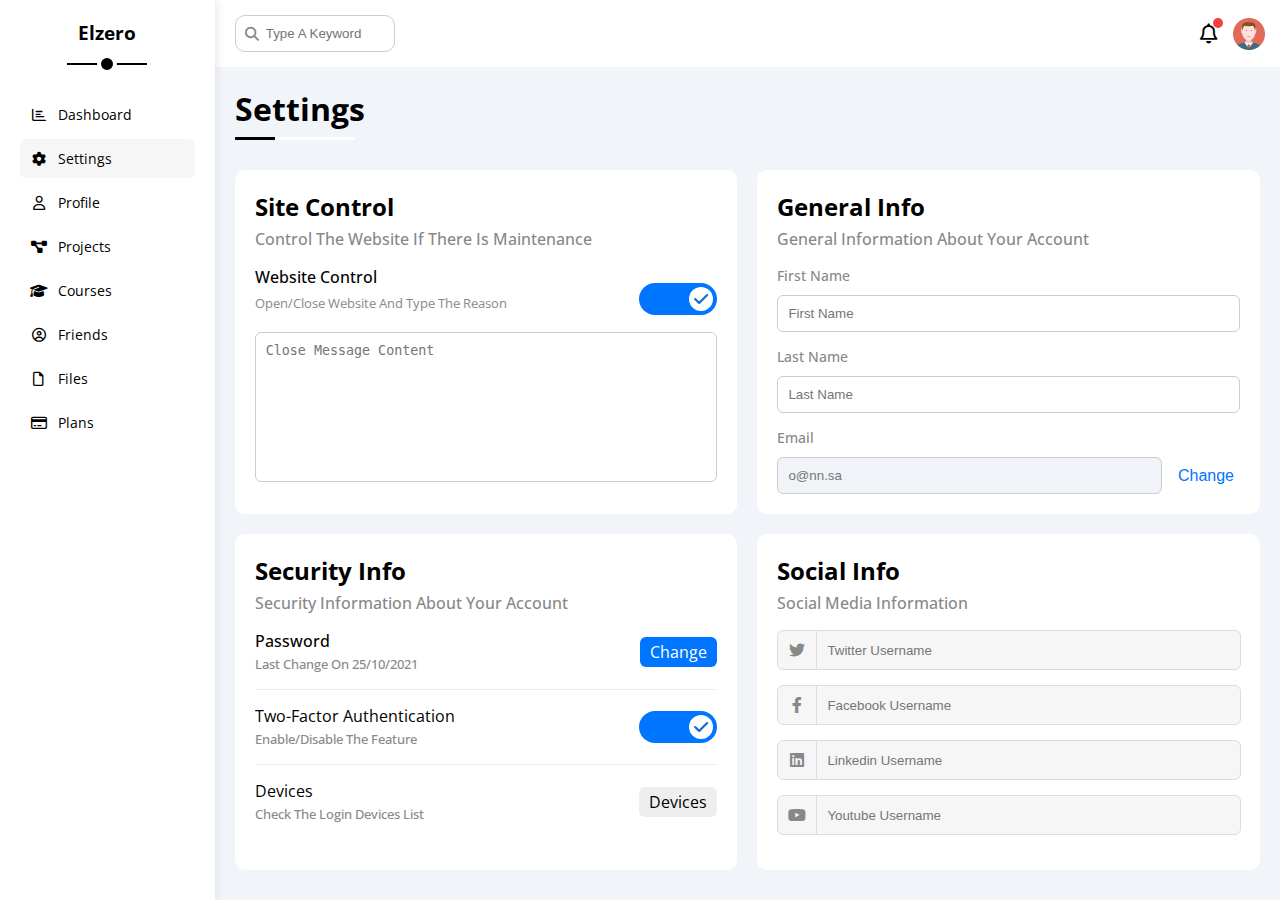
<file: settings.html>
<!DOCTYPE html>
<html lang="en">
  <head>
    <meta charset="UTF-8" />
    <meta name="viewport" content="width=device-width, initial-scale=1.0" />
    <link rel="stylesheet" href="css/framework.css" />
    <link rel="stylesheet" href="css/master.css" />
    <link rel="stylesheet" href="css/all.min.css" />
    <link rel="preconnect" href="https://fonts.googleapis.com" />
    <link rel="preconnect" href="https://fonts.gstatic.com" crossorigin />
    <link
      href="https://fonts.googleapis.com/css2?family=Open+Sans:ital,wght@0,300..800;1,300..800&display=swap"
      rel="stylesheet"
    />
    <title>Dashboard</title>
  </head>
  <body>
    <div class="page d-flex">
      <div class="sidebar bg-white p-20 p-relative">
        <h3 class="p-relative txt-center mt-0">Elzero</h3>
        <ul>
          <li>
            <a
              class="d-flex align-center fs-14 c-black rad-6 p-10"
              href="index.html"
            >
              <i class="fa-regular fa-chart-bar fa-fw"></i>
              <span class="fs-14 ml-10 hide-mobile">Dashboard</span>
            </a>
          </li>
          <li>
            <a
              class="active d-flex align-center fs-14 c-black rad-6 p-10"
              href="settings.html"
            >
              <i class="fa-solid fa-gear fa-fw"></i>
              <span class="fs-14 ml-10 hide-mobile">Settings</span>
            </a>
          </li>
          <li>
            <a
              class="d-flex align-center fs-14 c-black rad-6 p-10"
              href="profile.html"
            >
              <i class="fa-regular fa-user fa-fw"></i>
              <span class="fs-14 ml-10 hide-mobile">Profile</span>
            </a>
          </li>
          <li>
            <a
              class="d-flex align-center fs-14 c-black rad-6 p-10"
              href="projects.html"
            >
              <i class="fa-solid fa-diagram-project fa-fw"></i>
              <span class="fs-14 ml-10 hide-mobile">Projects</span>
            </a>
          </li>
          <li>
            <a
              class="d-flex align-center fs-14 c-black rad-6 p-10"
              href="courses.html"
            >
              <i class="fa-solid fa-graduation-cap fa-fw"></i>
              <span class="fs-14 ml-10 hide-mobile">Courses</span>
            </a>
          </li>
          <li>
            <a
              class="d-flex align-center fs-14 c-black rad-6 p-10"
              href="friends.html"
            >
              <i class="fa-regular fa-circle-user fa-fw"></i>
              <span class="fs-14 ml-10 hide-mobile">Friends</span>
            </a>
          </li>
          <li>
            <a
              class="d-flex align-center fs-14 c-black rad-6 p-10"
              href="files.html"
            >
              <i class="fa-regular fa-file fa-fw"></i>
              <span class="fs-14 ml-10 hide-mobile">Files</span>
            </a>
          </li>
          <li>
            <a
              class="d-flex align-center fs-14 c-black rad-6 p-10"
              href="plans.html"
            >
              <i class="fa-regular fa-credit-card fa-fw"></i>
              <span class="fs-14 ml-10 hide-mobile">Plans</span>
            </a>
          </li>
        </ul>
      </div>
      <div class="content w-full pb-20">
        <!-- Start Head -->
        <div class="head bg-white p-15 between-flex">
          <div class="search p-relative">
            <input
              class="p-10 border-grey rad-10"
              type="search"
              placeholder="Type A Keyword"
            />
          </div>
          <div class="icons d-flex align-center">
            <span class="notification p-relative">
              <i class="fa-regular fa-bell fa-lg"></i>
            </span>
            <img src="imgs/avatar.png" alt="" srcset="" />
          </div>
        </div>
        <!-- End Head -->
        <h1 class="p-relative">Settings</h1>
        <div class="wrapper d-grid gap-20">
          <!-- Start Site Control -->
          <div class="site-control bg-white rad-10 block-mobile">
            <div class="intro pt-20 px-20">
              <h2 class="m-0">Site Control</h2>
              <p class="c-grey mt-5 fw-500">
                Control The Website If There Is Maintenance
              </p>
            </div>
            <div class="close-control px-20 between-flex">
              <div class="content pb-20">
                <span class="control-title fw-500 d-block pb-6">
                  Website Control
                </span>
                <span class="description d-block fs-13 c-grey">
                  Open/Close Website And Type The Reason
                </span>
              </div>
              <div class="toggle">
                <label>
                  <input class="toggle-checkbox" type="checkbox" checked />
                  <div class="toggle-switch"></div>
                </label>
              </div>
            </div>
            <form class="px-20">
              <textarea
                class="d-block border-grey mb-20 rad-6 p-10 w-full"
                placeholder="Close Message Content"
              ></textarea>
            </form>
          </div>
          <!-- End Site Control -->
          <!-- Start General Info -->
          <div class="general-info bg-white rad-10 block-mobile p-20">
            <div class="intro">
              <h2 class="m-0">General Info</h2>
              <p class="c-grey mt-5 fw-500">
                General Information About Your Account
              </p>
            </div>
            <form>
              <div class="input-grp mb-15">
                <label class="d-block c-grey fs-14 fw-500 mb-10">
                  First Name
                </label>
                <input
                  class="form-input p-10 rad-6 border-grey w-full"
                  type="text"
                  name="first-name"
                  id="first-name"
                  placeholder="First Name"
                />
              </div>
              <div class="input-grp mb-15">
                <label class="d-block c-grey fs-14 fw-500 mb-10">
                  Last Name
                </label>
                <input
                  class="form-input p-10 rad-6 border-grey w-full"
                  type="text"
                  name="last-name"
                  id="last-name"
                  placeholder="Last Name"
                />
              </div>
              <div class="input-grp">
                <label class="d-block c-grey fs-14 fw-500 mb-10"> Email </label>
                <div class="submit-grp d-flex">
                  <input
                    class="form-input p-10 rad-6 border-grey disabled mr-10"
                    type="text"
                    name="email"
                    id="email"
                    placeholder="o@nn.sa"
                    disabled
                  />
                  <input
                    class="submit-btn c-blue fs-16"
                    type="submit"
                    value="Change"
                  />
                </div>
              </div>
            </form>
          </div>
          <!-- End General Info -->
          <!-- Start Security Info -->
          <div class="security-info bg-white rad-10 block-mobile p-20">
            <div class="intro">
              <h2 class="m-0">Security Info</h2>
              <p class="c-grey mt-5 fw-500">
                Security Information About Your Account
              </p>
            </div>
            <div class="info-content">
              <div class="info-item between-flex pb-15 mb-15">
                <div class="content">
                  <span class="title d-block fw-500">Password</span>
                  <span class="description pt-5 pb-15 fs-13 fw-500 c-grey"
                    >Last Change On 25/10/2021</span
                  >
                </div>
                <a class="btn-shape bg-blue c-white change">Change</a>
              </div>
              <div class="info-item between-flex pb-15 mb-15">
                <div class="content">
                  <span class="title d-block">Two-Factor Authentication</span>
                  <span class="description pt-5 pb-15 fs-13 fw-500 c-grey"
                    >Enable/Disable The Feature</span
                  >
                </div>
                <div class="toggle">
                  <label>
                    <input class="toggle-checkbox" type="checkbox" checked />
                    <div class="toggle-switch"></div>
                  </label>
                </div>
              </div>
              <div class="info-item between-flex pb-15">
                <div class="content">
                  <span class="title d-block">Devices</span>
                  <span class="description pt-5 pb-15 fs-13 fw-500 c-grey"
                    >Check The Login Devices List</span
                  >
                </div>
                <a class="btn-shape bg-eee">Devices</a>
              </div>
            </div>
          </div>
          <!-- End Security Info -->
          <!-- End Social Info -->
          <div class="social-info bg-white rad-10 block-mobile p-20">
            <div class="intro">
              <h2 class="m-0">Social Info</h2>
              <p class="c-grey mt-5 fw-500">Social Media Information</p>
            </div>
            <div class="social-content">
              <form action="">
                <div class="input-grp d-flex mb-15">
                  <span class="icon d-block center-flex">
                    <i class="fa-brands fa-twitter center-flex c-grey"></i>
                  </span>
                  <input
                    class="p-10"
                    type="text"
                    name="twitter"
                    id=""
                    placeholder="Twitter Username"
                  />
                </div>
                <div class="input-grp d-flex mb-15">
                  <span class="icon d-block center-flex">
                    <i class="fa-brands fa-facebook-f center-flex c-grey"></i>
                  </span>
                  <input
                    class="p-10"
                    type="text"
                    name="fb"
                    id=""
                    placeholder="Facebook Username"
                  />
                </div>
                <div class="input-grp d-flex mb-15">
                  <span class="icon d-block center-flex">
                    <i class="fa-brands fa-linkedin center-flex c-grey"></i>
                  </span>
                  <input
                    class="p-10"
                    type="text"
                    name="linkedin"
                    id=""
                    placeholder="Linkedin Username"
                  />
                </div>
                <div class="input-grp d-flex mb-15">
                  <span class="icon d-block center-flex">
                    <i class="fa-brands fa-youtube center-flex c-grey"></i>
                  </span>
                  <input
                    class="p-10"
                    type="text"
                    name="ytb"
                    id=""
                    placeholder="Youtube Username"
                  />
                </div>
              </form>
            </div>
          </div>
          <!-- End Social Info -->
        </div>
      </div>
    </div>
  </body>
</html>
</file>
<file: css/framework.css>
:root {
  --blue-color: #0075ff;
  --blue-alt-color: #0d69d5;
  --orange-color: #f59e0b;
  --green-color: #22c55e;
  --red-color: #f44336;
  --grey-color: #888;
}
/* Start Box */
.d-flex {
  display: flex;
}
.align-center {
  align-items: center;
}
.justify-center {
  justify-content: center;
}
.space-between {
  justify-content: space-between;
}
.flex-grow {
  flex-grow: 1;
}
@media (max-width: 767px) {
  .block-mobile {
    display: block;
  }
}
.d-block {
  display: block;
}
.d-inline-block {
  display: inline-block;
}
/* End Box */
/* Start Grid */
.d-grid {
  display: grid;
}
.gap-20 {
  gap: 20px;
}
/* End Grid */
/* Start Padding + Margin */
.p-0 {
  padding: 0px;
}
.p-10 {
  padding: 10px;
}
.p-15 {
  padding: 15px;
}
.p-20 {
  padding: 20px;
}
.px-10 {
  padding-left: 10px;
  padding-right: 10px;
}
.px-15 {
  padding-left: 15px;
  padding-right: 15px;
}
.px-20 {
  padding-left: 20px;
  padding-right: 20px;
}
.py-4 {
  padding-top: 4px;
  padding-bottom: 4px;
}
.py-10 {
  padding-top: 10px;
  padding-bottom: 10px;
}
.py-15 {
  padding-top: 15px;
  padding-bottom: 15px;
}
.py-20 {
  padding-top: 20px;
  padding-bottom: 20px;
}
.pt-0 {
  padding-top: 0;
}
.pt-5 {
  padding-top: 5px;
}
.pt-10 {
  padding-top: 10px;
}
.pt-15 {
  padding-top: 15px;
}
.pt-20 {
  padding-top: 20px;
}
.pb-6 {
  padding-bottom: 6px;
}
.pb-10 {
  padding-bottom: 10px;
}
.pb-15 {
  padding-bottom: 15px;
}
.pb-20 {
  padding-bottom: 20px;
}
.pl-15 {
  padding-left: 15px;
}
.pl-30 {
  padding-left: 30px;
}
.m-0 {
  margin: 0px;
}
.m-20 {
  margin: 20px;
}
.my-0 {
  margin-top: 0;
  margin-bottom: 0;
}
.mt-0 {
  margin-top: 0;
}
.mt-5 {
  margin-top: 5px;
}
.mt-10 {
  margin-top: 10px;
}
.mt-15 {
  margin-top: 15px;
}
.mt-20 {
  margin-top: 20px;
}
.mt-25 {
  margin-top: 25px;
}
.mr-5 {
  margin-right: 5px;
}
.mr-10 {
  margin-right: 10px;
}
.mr-15 {
  margin-right: 15px;
}
.mr-20 {
  margin-right: 20px;
}
.mb-5 {
  margin-bottom: 5px;
}
.mb-6 {
  margin-bottom: 6px;
}
.mb-10 {
  margin-bottom: 10px;
}
.mb-15 {
  margin-bottom: 15px;
}
.mb-20 {
  margin-bottom: 20px;
}
.ml-5 {
  margin-left: 5px;
}
.ml-10 {
  margin-left: 10px;
}
.ml-20 {
  margin-left: 20px;
}
.ml-35 {
  margin-left: 35px;
}
/* End Padding + Margin */
/* Start Color */
.bg-white {
  background-color: white;
}
.bg-eee {
  background-color: #eee;
}
.bg-blue {
  background-color: var(--blue-color);
}
.bg-red {
  background-color: var(--red-color);
}
.bg-green {
  background-color: var(--green-color);
}
.bg-orange {
  background-color: var(--orange-color);
}
.c-white {
  color: white;
}
.c-black {
  color: black;
}
.c-grey {
  color: var(--grey-color);
}
.c-blue {
  color: var(--blue-color);
}
.c-green {
  color: var(--green-color);
}
.c-orange {
  color: var(--orange-color);
}
.c-red {
  color: var(--red-color);
}
/* End Color */
/* Start Position */
.p-relative {
  position: relative;
}
.p-absolute {
  position: absolute;
}
/* End Position */
/* Start Font */
.txt-center {
  text-align: center;
}
.txt-left {
  text-align: left;
}
.txt-bold {
  font-weight: bold;
}
.fw-500 {
  font-weight: 500;
}
.fw-600 {
  font-weight: 600;
}
.fs-13 {
  font-size: 13px;
}
.fs-14 {
  font-size: 14px;
}
.fs-15 {
  font-size: 15px;
}
.fs-16 {
  font-size: 16px;
}
.fs-25 {
  font-size: 25px;
}
@media (max-width: 767px) {
  .txt-c-mobile {
    text-align: center;
  }
}
/* End Font */
/* Start Border */
.rad-6 {
  border-radius: 6px;
}
.rad-10 {
  border-radius: 10px;
}
.rad-50 {
  border-radius: 50%;
}
.border-grey {
  border: 1px solid #ccc;
}
.border-none {
  border: none;
}
/* End Border */
/* Start Components */
.center-flex {
  display: flex;
  align-items: center;
  justify-content: center;
}
.between-flex {
  display: flex;
  align-items: center;
  justify-content: space-between;
}
.btn-shape {
  padding: 4px 10px;
  border-radius: 6px;
}
/* End Components */
/* Start Medias */
@media (max-width: 767px) {
  .hide-mobile {
    display: none;
  }
}
/* End Medias */
/* Start Dimensions */
.w-100 {
  width: 100px;
}
.h-100 {
  height: 100px;
}
.w-full {
  width: 100%;
}
.w-fit {
  width: fit-content;
}
.h-full {
  height: 100%;
}
/* End Dimensions */
/* Start Cursor */
.cr-pointer {
  cursor: pointer;
}
/* End Cursor */
</file>
<file: css/master.css>
:root {
  --blue-color: #0075ff;
  --blue-alt-color: #0d69d5;
  --orange-color: #f59e0b;
  --green-color: #22c55e;
  --red-color: #f44336;
  --grey-color: #888;
}
* {
  -webkit-box-sizing: border-box;
  -moz-box-sizing: border-box;
  box-sizing: border-box;
}
body {
  font-family: "Open Sans", sans-serif;
  margin: 0;
}
*:focus {
  outline: none;
}
a {
  text-decoration: none;
}
ul {
  list-style: none;
  padding: 0;
}
::-webkit-scrollbar,
::-moz-scrollbar {
  width: 15px;
}
::-webkit-scrollbar-track {
  background-color: white;
}
::-webkit-scrollbar-thumb {
  background-color: var(--blue-color);
}
::-webkit-scrollbar-thumb:hover {
  background-color: var(--blue-alt-color);
}
.page {
  background-color: #f1f5f9;
  min-height: 100vh;
}
/* Start Sidebar */
.sidebar {
  width: 250px;
  box-shadow: 0 0 10px #ddd;
}
.sidebar > h3 {
  margin-bottom: 50px;
}
.sidebar > h3::before,
.sidebar > h3::after {
  content: "";
  background-color: black;
  transform: translateX(-50%);
  position: absolute;
  left: 50%;
}
.sidebar > h3::before {
  width: 80px;
  height: 2px;
  bottom: -20px;
}
.sidebar > h3::after {
  bottom: -29px;
  width: 12px;
  height: 12px;
  border-radius: 50%;
  border: 4px solid white;
}
.sidebar ul li a {
  transition: 0.3s;
  margin-bottom: 5px;
}
.sidebar ul li a:hover,
.sidebar ul li a.active {
  background-color: #f6f6f6;
}
@media (max-width: 767px) {
  .sidebar {
    width: 58px;
    padding: 10px;
  }
  .sidebar > h3 {
    font-size: 13px;
    margin-bottom: 15px;
  }
  .sidebar > h3::before,
  .sidebar > h3::after {
    display: none;
  }
}
/* End Sidebar */
/* Start Header */
.content {
  overflow: hidden;
}
.head .search::before {
  font-family: var(--fa-style-family-classic);
  content: "\f002";
  font-weight: 900;
  position: absolute;
  left: 15px;
  top: 50%;
  transform: translateY(-50%);
  font-size: 14px;
  color: var(--grey-color);
}
.head .search input {
  margin-left: 5px;
  padding-left: 30px;
  width: 160px;
  transition: width 0.3s;
}
.head .search input:focus {
  width: 200px;
}
.head .search input:focus::placeholder {
  opacity: 0;
}
.head .icons .notification::before {
  content: "";
  position: absolute;
  width: 10px;
  height: 10px;
  background-color: var(--red-color);
  border-radius: 50%;
  right: -5px;
  top: -5px;
}
.head .icons img {
  width: 32px;
  height: 32px;
  margin-left: 15px;
}
/* End Header */
/* Start Index Page */
/* Start Content*/
.page h1 {
  margin: 20px 20px 40px;
}
.page h1::before,
.page h1::after {
  content: "";
  height: 3px;
  position: absolute;
  bottom: -10px;
  left: 0;
}
.page h1::before {
  background-color: white;
  width: 120px;
}
.page h1::after {
  background-color: black;
  width: 40px;
}
/* Start Wrapper*/
.wrapper {
  grid-template-columns: repeat(auto-fill, minmax(450px, 1fr));
  margin-left: 20px;
  margin-right: 20px;
}
@media (max-width: 767px) {
  .wrapper {
    grid-template-columns: minmax(200px, 1fr);
    margin-left: 10px;
    margin-right: 10px;
    gap: 10px;
  }
}
/* End Wrapper*/
/* End Content*/
/* Start Welcome Widget */
.welcome {
  overflow: hidden;
}
.welcome .intro img {
  width: 170px;
  margin-bottom: -10px;
}
.welcome .avatar {
  width: 64px;
  height: 64px;
  border: 2px solid white;
  border-radius: 50%;
  padding: 2px;
  box-shadow: 0 0 5px #ddd;
  margin-left: 20px;
  margin-top: -32px;
}
.welcome .body {
  border-top: 1px solid #eee;
  border-bottom: 1px solid #eee;
}
.welcome .body > div {
  flex: 1;
}
.welcome .visit {
  margin: 0 15px 15px auto;
  transition: 0.3s;
}
.welcome .visit:hover {
  background-color: var(--blue-alt-color);
}
@media (max-width: 767px) {
  .welcome .intro {
    padding-bottom: 30px;
  }
  .welcome .avatar {
    margin-left: 0;
  }
  .welcome .body > div:not(:last-child) {
    margin-bottom: 20px;
  }
}
/* End Welcome Widget */
/* Start Quick Draft Widget */
.draft {
  overflow: hidden;
}
.draft textarea {
  min-height: 180px;
  resize: none;
}
.draft .save {
  margin: 0 0 15px auto;
  transition: 0.3s;
  cursor: pointer;
}
.draft .save:hover {
  background-color: var(--blue-alt-color);
}
/* End Quick Draft Widget */
/* Start Yearly Targets Widget */
.targets {
}
.targets .intro {
}
.targets .target .icon {
  min-width: 80px;
  height: 80px;
}
.targets .target .blue,
.targets .target .content .money {
  background-color: rgb(0 117 255 / 20%);
}
.targets .target .orange,
.targets .target .content .projects {
  background-color: rgb(245 158 11 / 20%);
}
.targets .target .green,
.targets .target .content .team {
  background-color: rgb(34 197 94 / 20%);
}
.targets .target .content {
  width: 100%;
}
.targets .target .content .progress {
  width: 100%;
  height: 4px;
}
.targets .target .content .progress .progress-bar {
  position: relative;
  height: 100%;
}
.targets .target .content .money .progress-bar {
  width: 80%;
  background-color: var(--blue-color);
}
.targets .target .content .projects .progress-bar {
  width: 55%;
  background-color: var(--orange-color);
}
.targets .target .content .team .progress-bar {
  width: 75%;
  background-color: var(--green-color);
}
.targets .target .content .progress .progress-bar::before {
  content: "";
  position: absolute;
  right: -4px;
  top: -10px;
  border: 5px solid;
}
.targets .target .content .money .progress-bar::before {
  border-color: var(--blue-color) transparent transparent transparent;
}
.targets .target .content .projects .progress-bar::before {
  border-color: var(--orange-color) transparent transparent transparent;
}
.targets .target .content .team .progress-bar::before {
  border-color: var(--green-color) transparent transparent transparent;
}
.targets .target .content .progress .progress-bar::after {
  position: absolute;
  top: 0px;
  right: 0px;
  color: white;
  display: flex;
  align-items: center;
  justify-content: center;
  border-radius: 6px;
  font-size: 13px;
  font-weight: 600;
  padding: 2px 5px;
  transform: translate(50%, -151%);
}
.targets .target .content .money .progress-bar::after {
  content: "80%";
  background-color: var(--blue-color);
}
.targets .target .content .projects .progress-bar::after {
  content: "55%";
  background-color: var(--orange-color);
}
.targets .target .content .team .progress-bar::after {
  content: "75%";
  background-color: var(--green-color);
}
/* End Yearly Targets Widget */
/* Start Tickets */
.tickets .cards {
  display: grid;
  grid-template-columns: repeat(2, 1fr);
}
.tickets .cards .card {
  flex-direction: column;
}
@media (max-width: 767px) {
  .tickets .cards {
    grid-template-columns: 1fr;
  }
}
/* End Tickets */
/* Start News */
.news .cards .card:not(:last-child) {
  border-bottom: 1px solid #eee;
}
.news .cards .card .body .image {
  width: 100px;
}
.news .cards .card .body img {
  max-width: 100%;
}
@media (max-width: 767px) {
  .news .cards .card {
    flex-direction: column;
  }
  .news .cards .card .body {
    flex-direction: column;
  }
  .news .cards .card .ripple {
    margin: 10px auto;
  }
}
/* End News */
/* Start Tasks */
.tasks .tasks-container .task-row:not(:last-of-type) {
  border-bottom: 1px solid #eee;
}
.tasks .tasks-container .done {
  text-decoration: line-through;
  opacity: 0.3;
}
.tasks .tasks-container .task-row .delete-btn {
  cursor: pointer;
}
.tasks .tasks-container .task-row .delete-btn:hover {
  color: var(--red-color);
}
/* End Tasks */
/* Start Latest Uploads */
.items-container .item:not(:last-of-type) {
  border-bottom: 1px solid #eee;
}
.items-container .item .file-holder .file-icon {
  width: 40px;
  height: 40px;
}
/* End Latest Uploads */
/* Start Latest Project */
.latest-project .project-icon {
  bottom: 0;
  right: 0;
  opacity: 0.1;
  width: 160px;
}
.latest-project .project-stepper .step .step-status {
  width: 20px;
  height: 20px;
  border: 2px solid white;
  outline: 2px solid var(--blue-color);
}
.latest-project .project-stepper .step:not(:last-of-type) .step-status::after {
  content: "";
  position: absolute;
  bottom: -28px;
  right: 7px;
  height: 25px;
  width: 2px;
  background-color: var(--blue-color);
}
.latest-project .project-stepper .step .step-status .in-progress {
  animation-name: flashing;
  animation-duration: 0.6s;
  animation-fill-mode: both;
  animation-play-state: running;
  animation-timing-function: linear;
  animation-iteration-count: infinite;
  animation-direction: alternate;
}
/* End Latest Project */
/* Start Reminders */
.reminders .reminder .bullet-holder {
  width: 45px;
  height: 45px;
  border-right: 2px solid;
}
.reminders .reminder .tasks-list {
  border-color: var(--blue-color);
}
.reminders .reminder .projects {
  border-color: var(--green-color);
}
.reminders .reminder .my-clients {
  border-color: var(--orange-color);
}
.reminders .reminder .dev-workshop {
  border-color: var(--red-color);
}
.reminders .reminder .bullet-holder .bullet {
  width: 15px;
  height: 15px;
}
.reminders .reminder .tasks-list .bullet {
  background-color: var(--blue-color);
}
.reminders .reminder .projects .bullet {
  background-color: var(--green-color);
}
.reminders .reminder .my-clients .bullet {
  background-color: var(--orange-color);
}
.reminders .reminder .dev-workshop .bullet {
  background-color: var(--red-color);
}
/* End Reminders */
/* Start Post */
.latest-post .card-header .avatar {
  width: 48px;
  height: 48px;
}
.latest-post .card-content {
  line-height: 1.8;
  min-height: 140px;
  border-top: 1px solid #eee;
  border-bottom: 1px solid #eee;
  text-transform: capitalize;
}
/* End Post */
/* Start Social Media Stats */
.social-stats .twitter {
  background-color: rgb(29 161 242 / 20%);
}
.social-stats .facebook {
  background-color: rgb(24 119 242 / 20%);
}
.social-stats .youtube {
  background-color: rgb(255 0 0 / 20%);
}
.social-stats .linkedin {
  background-color: rgb(0 119 181 / 20%);
}
.social-stats .stat-element .icon {
  margin: -15px;
  width: 54px;
  height: 54px;
}
.social-stats .twitter .icon {
  background-color: #1da1f2;
}
.social-stats .facebook .icon {
  background-color: #1877f2;
}
.social-stats .youtube .icon {
  background-color: #ff0000;
}
.social-stats .linkedin .icon {
  background-color: #0077b5;
}
.social-stats .icon:hover {
  transform: rotate(5deg);
  transition: 0.5s;
}
.social-stats .twitter .content .count {
  color: #1da1f2;
}
.social-stats .facebook .content .count {
  color: #1877f2;
}
.social-stats .youtube .content .count {
  color: #ff0000;
}
.social-stats .linkedin .content .count {
  color: #0077b5;
}
.social-stats .stat-element .content .action {
  cursor: pointer;
}
.social-stats .twitter .content .action {
  background-color: #1da1f2;
}
.social-stats .facebook .content .action {
  background-color: #1877f2;
}
.social-stats .youtube .content .action {
  background-color: #ff0000;
}
.social-stats .linkedin .content .action {
  background-color: #0077b5;
}
/* End Social Media Stats */
/* Start Projects Table */
.projects-widget {
  margin: 20px 20px 0 20px;
}
@media (max-width: 767px) {
  .projects-widget {
    margin: 10px 10px 0 10px;
  }
}
.projects-table {
  overflow-x: auto;
}
.projects-table table {
  border-spacing: 0px;
  min-width: 1000px;
  transition: 0.3s;
}
.projects-table tr:hover td {
  background-color: #faf7f7;
}
.projects-table th {
  text-align: left;
  font-weight: 700;
}
.projects-table td {
  border-left: 1px solid #eee;
  border-bottom: 1px solid #eee;
}
.projects-table .status {
  border-right: 1px solid #eee;
}
.projects-table td img {
  width: 32px;
  height: 32px;
  margin-right: -20px;
  border: 2px solid white;
}
.projects-table td .pending {
  background-color: var(--orange-color);
}
.projects-table td .in-progress {
  background-color: var(--blue-color);
}
.projects-table td .completed {
  background-color: var(--green-color);
}
.projects-table td .rejected {
  background-color: var(--red-color);
}
/* End Projects Table */
/* End Index Page */
/* Start Settings Page */
/* Start Site Control */
.site-control form textarea {
  min-height: 150px;
  resize: none;
}
.toggle label {
  height: 32px;
}
.toggle-checkbox {
  -webkit-appearance: none;
  appearance: none;
  display: none;
}
.toggle-switch {
  background-color: #ccc;
  width: 78px;
  height: 32px;
  border-radius: 16px;
  position: relative;
  transition: 0.3s;
  cursor: pointer;
}
.toggle-switch::before {
  font-family: var(--fa-style-family-classic);
  content: "\f00d";
  font-weight: 900;
  background-color: white;
  width: 24px;
  height: 24px;
  position: absolute;
  border-radius: 50%;
  top: 4px;
  left: 4px;
  display: flex;
  justify-content: center;
  align-items: center;
  color: #aaa;
  transition: 0.3s;
}
.toggle-checkbox:checked + .toggle-switch {
  background-color: var(--blue-color);
}
.toggle-checkbox:checked + .toggle-switch::before {
  content: "\f00c";
  left: 50px;
  color: var(--blue-alt-color);
}
/* End Site Control */
/* Start General Info */
.general-info form .input-grp .disabled {
  background-color: #f0f4f8;
}
.general-info form .input-grp .submit-grp .submit-btn {
  background: none;
  border: none;
}
.general-info form .input-grp .submit-grp .disabled {
  flex: 1;
}
.general-info :disabled {
  cursor: no-drop;
}
/* End General Info */
/* Start Security Info */
.security-info .info-content .info-item:not(:last-child) {
  border-bottom: 1px solid #eee;
}
.security-info .info-content .info-item .btn-shape {
  cursor: pointer;
}
.security-info .info-content .info-item .change {
  transition: 0.3s;
}
.security-info .info-content .info-item .change:hover {
  background-color: var(--blue-alt-color);
}
/* End Security Info */
/* Start Social Info */
.social-info .social-content .input-grp .icon {
  width: 40px;
  height: 40px;
  border-radius: 6px 0 0 6px;
}
.social-info .social-content .input-grp .icon i {
  transition: 0.3s;
}
.social-info .social-content .input-grp:focus-within .icon i {
  color: black !important;
}
.social-info .social-content .input-grp .icon,
.social-info .social-content .input-grp input {
  background-color: #f6f6f6;
  border: 1px solid #ddd;
  margin-right: -1px;
}
.social-info .social-content .input-grp input {
  flex: 1;
  border-radius: 0 6px 6px 0;
  position: relative;
}
/* End Social Info */
/* Start Widgets Control */
.widgets-control .widgets-content .widget-item input[type="checkbox"] {
  -webkit-appearance: none;
  appearance: none;
  display: none;
}
.widgets-control .widget-name {
  position: relative;
}
.widgets-control .widget-name::before,
.widgets-control .widget-name::after {
  position: absolute;
  left: -30px;
  top: 50%;
  border-radius: 4px;
  margin-top: -9px;
  cursor: pointer;
}
.widgets-control .widget-name::before {
  content: "";
  width: 14px;
  height: 14px;
  border: 2px solid var(--grey-color);
}
.widgets-control .widget-name::after {
  font-family: var(--fa-style-family-classic);
  content: "\f00c";
  font-weight: 900;
  font-size: 12px;
  width: 18px;
  height: 18px;
  color: white;
  background-color: var(--blue-color);
  display: flex;
  align-items: center;
  justify-content: center;
  transform: scale(0) rotate(360deg);
  transition: 0.3s;
}
.widgets-control
  .widgets-content
  .widget-item
  input[type="checkbox"]:checked
  + label::after {
  transform: scale(1);
}
/* End Widgets Control */
/* Start Backup Manager */
.backup-manager .backup-content .backup-rate {
  border-bottom: 1px solid #eee;
}
.backup-manager .backup-content .radio-input input[type="radio"] {
  -webkit-appearance: none;
  appearance: none;
  display: none;
}
.backup-manager .backup-content .radio-input label {
  position: relative;
}
.backup-manager .backup-content .backup-rate .radio-input label::before,
.backup-manager .backup-content .backup-rate .radio-input label::after {
  content: "";
  position: absolute;
  top: 0;
  left: 0;
  border-radius: 50%;
  cursor: pointer;
}
.backup-manager .backup-content .backup-rate .radio-input label::before {
  width: 18px;
  height: 18px;
  border: 2px solid var(--grey-color);
}
.backup-manager .backup-content .backup-rate .radio-input label::after {
  width: 12px;
  height: 12px;
  background-color: var(--blue-color);
  top: 5px;
  left: 5px;
  transform: scale(0);
  transition: 0.3s;
}
.backup-manager
  .backup-content
  .backup-rate
  .radio-input
  input[type="radio"]:checked
  + label::before {
  border-color: var(--blue-color);
}
.backup-manager
  .backup-content
  .backup-rate
  .radio-input
  input[type="radio"]:checked
  + label::after {
  transform: scale(1);
}
.backup-manager .backup-content .backup-location {
  gap: 10px;
}
@media (max-width: 767px) {
  .backup-manager .backup-content .backup-location {
    flex-direction: column;
  }
  .backup-manager .backup-content .backup-location .radio-input {
    width: 100%;
    margin-bottom: 0;
  }
}
.backup-manager .backup-content .backup-location .radio-input {
  flex: 1;
}
.backup-manager .backup-content .backup-location .radio-input label {
  border: 2px solid #eee;
  cursor: pointer;
}
.backup-manager
  .backup-content
  .backup-location
  .radio-input
  input[type="radio"]:checked
  + label {
  color: var(--blue-color);
  border-color: var(--blue-color);
}
/* End Backup Manager */
/* End Settings Page */
/* Start Profile Page */
/* Start Profile Widget */
.profile-info .side-profile {
  width: 300px;
  border-right: 1px solid #eee;
}
.profile-info .side-profile img {
  width: 120px;
  height: 120px;
}
.profile-info .side-profile .progress-bar {
  width: 70%;
  margin: auto;
  height: 6px;
}
.profile-info .side-profile .progress-bar .progress {
  background-color: var(--blue-color);
  width: 70%;
}
.profile-info .profile-data .box {
  transition: 0.3s;
}
.profile-info .profile-data .box:hover {
  background-color: #f9f9f9;
}
.profile-info .profile-data .box:not(:last-of-type) {
  border-bottom: 1px solid #eee;
}
.profile-info .profile-data .box .info {
  flex-wrap: wrap;
}
.profile-info .profile-data .box .info .info-item {
  min-width: 250px;
}
.profile-info .profile-data .box .info .info-item .toggle-switch {
  height: 20px;
}
.profile-info .profile-data .box .info .info-item .toggle-switch::before {
  width: 12px;
  height: 12px;
  font-size: 8px;
}
.profile-info
  .profile-data
  .box
  .info
  .info-item
  .toggle-checkbox:checked
  + .toggle-switch::before {
  left: 62px;
}
@media (max-width: 767px) {
  .profile-info {
    flex-direction: column;
  }
  .profile-info .side-profile {
    border: none;
  }
  .profile-info .profile-data .box .info .info-item .toggle {
    display: flex;
    justify-content: center;
  }
}
/* End Profile Widget */
/* Start Skills Widget */
.profile-wrapper {
  gap: 20px;
}
.profile-wrapper .my-skills {
  flex-grow: 1;
}
.profile-wrapper .my-skills .skills-group .skill-list {
  border-bottom: 1px solid #eee;
}
.profile-wrapper .latest-activities {
  flex-grow: 2;
}
@media (max-width: 767px) {
  .profile-wrapper {
    flex-direction: column;
  }
}
/* End Skills Widget */
/* Start Latest Activities Widget */
.latest-activities .activity:not(:last-of-type) {
  border-bottom: 1px solid #eee;
}
.latest-activities .activity .description img {
  width: 64px;
  height: 64px;
}
.latest-activities .activity .description .date {
  text-align: right;
}
@media (max-width: 767px) {
  .latest-activities .activity .description,
  .latest-activities .activity .description .date {
    text-align: center;
  }
  .latest-activities .activity .description img {
    margin: auto;
    margin-bottom: 10px;
  }
  .latest-activities .activity .description .content-description {
    margin-bottom: 10px;
  }
  .latest-activities .activity .description,
  .latest-activities .activity .description .content {
    flex-direction: column;
  }
}
/* End Latest Activities Widget */
/* End Profile Page */
/* Start Projects Page */
.project .project-date {
  top: 10px;
  right: 10px;
}
.project .team {
  min-height: 80px;
}
.project .team a {
  bottom: 0;
  left: 0;
}
.project .team a:hover {
  z-index: 999;
}
.project .team a:nth-child(2) {
  left: 25px;
}
.project .team a:nth-child(3) {
  left: 50px;
}
.project .team a:nth-child(4) {
  left: 75px;
}
.project .team a:nth-child(5) {
  left: 100px;
}
.project .team a img {
  width: 40px;
  height: 40px;
  border: 2px solid white;
}
.project .tags {
  justify-content: end;
  border-top: 1px solid #eee;
}
.project .tags span {
  width: fit-content;
}
.project .info {
  border-top: 1px solid #eee;
}
.project .info .progress {
  height: 8px;
  width: 260px;
}
@media (max-width: 767px) {
  .project .tags,
  .project .info {
    flex-direction: column;
  }
  .project .tags span:not(:last-of-type) {
    margin-bottom: 15px;
  }
  .project .tags span {
    margin-left: 0;
  }
  .project .info .progress {
    margin-bottom: 15px;
  }
}
/* End Projects Page */
/* Start Courses Page */
/* Start Projects Wrapper*/
.courses-wrapper {
  grid-template-columns: repeat(auto-fill, minmax(300px, 1fr));
  margin-left: 20px;
  margin-right: 20px;
}
@media (max-width: 767px) {
  .courses-wrapper {
    grid-template-columns: minmax(200px, 1fr);
    margin-left: 10px;
    margin-right: 10px;
    gap: 10px;
  }
}
/* End Projects Wrapper*/
.courses-wrapper .course {
  overflow: hidden;
}
.courses-wrapper .course .avatar {
  border: 2px solid white;
  height: 64px;
  width: 64px;
}
.courses-wrapper .course .cover {
  max-width: 100%;
}
.courses-wrapper .course .info .description {
  line-height: 1.6;
}
.courses-wrapper .course .footer {
  border-top: 1px solid #eee;
}
.courses-wrapper .course .footer .course-info {
  top: -13px;
  left: 50%;
  transform: translateX(-50%);
}
/* End Courses Page */
/* Start Friends Page */
.friend .contact {
  top: 10px;
  left: 10px;
}
.friend .contact i {
  color: #666;
  background-color: #eee;
  padding: 10px;
  border-radius: 50%;
}
.friend .content {
  border-top: 1px solid #eee;
  border-bottom: 1px solid #eee;
}
.friend .content .vip {
  right: 0;
  top: 50%;
  transform: translateY(-50%);
  font-size: 40px;
  opacity: 0.2;
}
/* End Friends Page */
/* Start Files Page */
.content-wrapper {
  flex-direction: row-reverse;
  margin-left: 20px;
  margin-right: 20px;
}
@media (max-width: 767px) {
  .content-wrapper {
    flex-direction: column;
    margin-left: 10px;
    margin-right: 10px;
  }
}
.file-stats {
  min-width: 260px;
}
@media (min-width: 768px) {
  .file-stats {
    align-self: flex-start;
  }
}
.file-stats .stat-item {
  border: 1px solid #eee;
}
.file-stats .stat-item .stat-icon {
  height: 40px;
  width: 40px;
}
.file-stats .stat-item .blue {
  background-color: rgb(0 117 255 / 20%);
}
.file-stats .stat-item .green {
  background-color: rgb(34 197 94 / 20%);
}
.file-stats .stat-item .red {
  background-color: rgb(244 67 54 / 20%);
}
.file-stats .stat-item .orange {
  background-color: rgb(245 158 11 / 20%);
}
.file-stats .upload {
  margin: 0 auto;
  transition: 0.3s;
}
.file-stats .upload:hover {
  background-color: var(--blue-alt-color);
}
.file-stats .upload:hover i {
  animation-name: up-down;
  animation-duration: 0.8s;
  animation-iteration-count: infinite;
}
.files-wrapper {
  flex: 1;
  grid-template-columns: repeat(auto-fill, minmax(200px, 1fr));
}
.files-wrapper .file-box i {
  top: 10px;
  left: 10px;
}
.files-wrapper .file-box img {
  margin: 15px auto;
  height: 64px;
  width: 64px;
  transition: 0.3s;
}
.files-wrapper .file-box:hover img {
  transform: rotate(5deg);
}
.files-wrapper .file-box .file-footer {
  border-top: 1px solid #eee;
}
/* End Files Page */
/* Start Plans Page */
.plans-wrapper {
  grid-template-columns: repeat(auto-fill, minmax(450px, 1fr));
  margin-left: 20px;
  margin-right: 20px;
}
@media (max-width: 767px) {
  .plans-wrapper {
    margin-left: 10px;
    margin-right: 10px;
  }
}
.plans-wrapper .plan-tag {
  border: 3px solid white;
}
.plans-wrapper .plan-tag.green {
  outline: 3px solid var(--green-color);
}
.plans-wrapper .plan-tag.blue {
  outline: 3px solid var(--blue-color);
}
.plans-wrapper .plan-tag.orange {
  outline: 3px solid var(--orange-color);
}
.plans-wrapper .plan-price .price {
  font-size: 40px;
}
.plans-wrapper .plan-price .price .currency {
  top: 0;
  left: -20px;
}
.plans-wrapper .plan ul li {
  border-bottom: 1px solid #eee;
}
/* End Plans Page */
/* Start Animations */
@keyframes flashing {
  0% {
    opacity: 1;
  }
  100% {
    opacity: 0;
  }
}
@keyframes up-down {
  0%,
  100% {
    transform: translateY(0);
  }
  50% {
    transform: translateY(-5px);
  }
}
/* End Animations */
</file>
